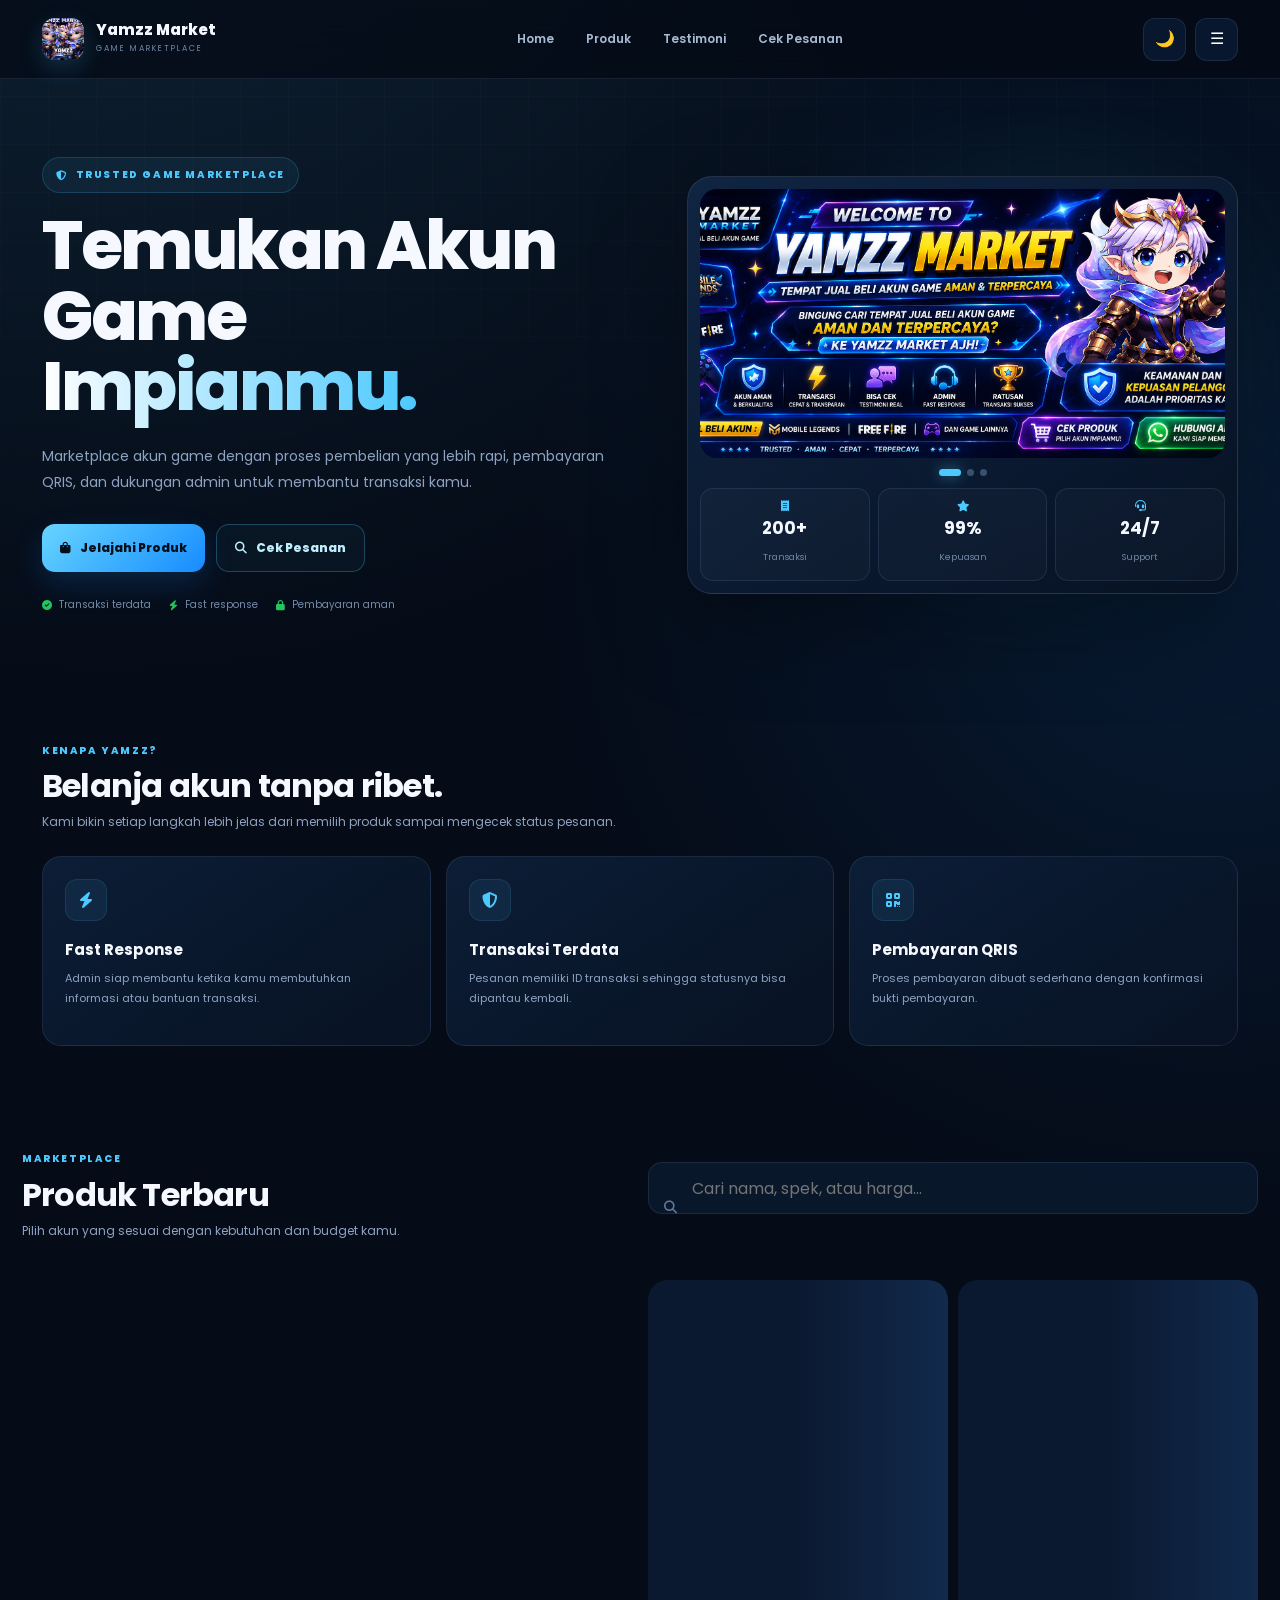
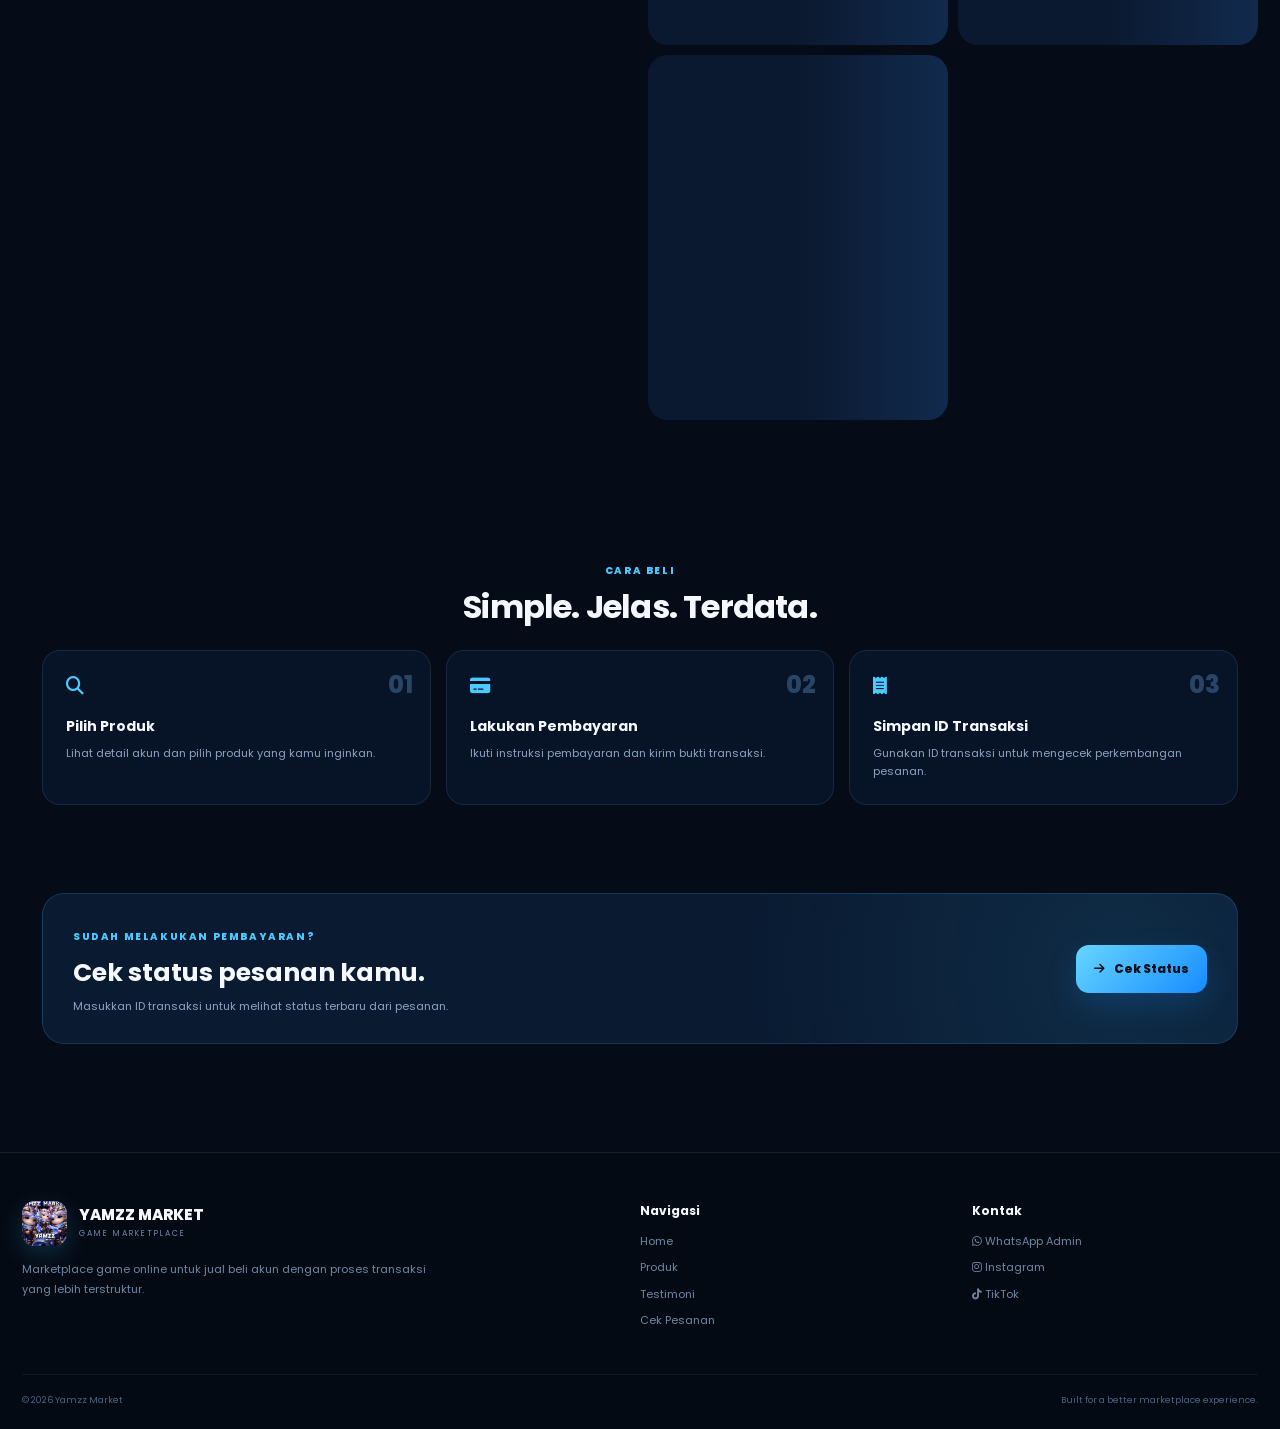
<file: index.html>
<!DOCTYPE html>
<html lang="id">
<head>
<meta charset="UTF-8">
<meta name="viewport" content="width=device-width, initial-scale=1.0">

<title>Yamzz Markets – JB Mobile Legend & Free Fire Terpercaya</title>

<meta name="description" content="Yamzz Markets adalah JB Mobile Legend & Free Fire terpercaya. Jual beli akun, dan layanan rekber aman & cepat.">

<meta name="keywords" content="Yamzz Markets, JB Mobile Legend, JB Free Fire, JB ML terpercaya, JB FF terpercaya, jual akun ML, jual akun FF, rekber game">

<meta name="author" content="Yamzz Markets">

<meta name="robots" content="index, follow">

<link rel="canonical" href="https://yamzzoffc.my.id">
<link rel="icon" type="image/png" sizes="32x32" href="https://yamzzoffc.my.id/assets/hero.png">
<link rel="icon" type="image/png" sizes="192x192" href="https://yamzzoffc.my.id/assets/hero.png">
<link rel="apple-touch-icon" href="/assets/hero.png">
<link rel="manifest" href="/manifest.json">
<!-- Open Graph -->
<!-- Open Graph -->
<meta property="og:title" content="Yamzz Markets – JB ML & FF Terpercaya">
<meta property="og:description" content="JB Mobile Legend & Free Fire terpercaya. Jual beli akun, dan rekber resmi Yamzz Markets.">
<meta property="og:image" content="https://yamzzoffc.my.id/assets/hero.png">
<meta property="og:image:secure_url" content="https://yamzzoffc.my.id/assets/hero.png">
<meta property="og:image:type" content="image/png">
<meta property="og:image:width" content="1200">
<meta property="og:image:height" content="630">
<meta property="og:url" content="https://yamzzoffc.my.id">
<meta property="og:site_name" content="Yamzz Markets">
<meta property="og:type" content="website">

<!-- Twitter -->
<meta name="twitter:card" content="summary_large_image">
<meta name="twitter:title" content="Yamzz Markets – JB ML & FF Terpercaya">
<meta name="twitter:description" content="JB Mobile Legend & Free Fire terpercaya dari Yamzz Markets.">
<meta name="twitter:image" content="https://yamzzoffc.my.id/assets/hero.png">

<!-- Fonts -->
<link rel="stylesheet" href="css/style.css?v=20260829-final2">
<link href="https://fonts.googleapis.com/css2?family=Poppins:wght@300;400;500;600;700;800&display=swap" rel="stylesheet">

<!-- Font Awesome -->
<link rel="stylesheet" href="https://cdnjs.cloudflare.com/ajax/libs/font-awesome/6.5.0/css/all.min.css">

<!-- Schema JSON-LD -->
<script type="application/ld+json">
{
  "@context": "https://schema.org",
  "@type": "Organization",
  "name": "Yamzz Markets",
  "url": "https://yamzzoffc.my.id",
  "description": "JB Mobile Legend dan Free Fire terpercaya, jual beli akun, dan rekber.",
  "sameAs": [
    "https://instagram.com/yamzz.market",
    "https://wa.me/62881024256129"
  ]
}
</script>

</head>
<body>

<nav class="navbar">
  <div class="nav-inner">
    <a class="brand" href="#home">
      <div class="brand-logo"><img src="assets/hero.png" alt="Yamzz Market"></div>
      <div>
        <strong id="site-name">Yamzz Market</strong>
        <span>GAME MARKETPLACE</span>
      </div>
    </a>

    <div class="nav-links">
      <a href="#home">Home</a>
      <a href="#products">Produk</a>
      <a href="testimoni.html">Testimoni</a>
      <a href="status.html">Cek Pesanan</a>
    </div>

    <div class="nav-actions">
      <button class="icon-btn" onclick="toggleTheme()" id="themeBtn" aria-label="Ganti tema">🌙</button>
      <button class="icon-btn menu-btn" onclick="toggleMenu()" aria-label="Menu">☰</button>
    </div>
  </div>
</nav>

<div id="mobileMenu" class="mobile-menu">
  <a href="#home">Home</a>
  <a href="#products">Produk</a>
  <a href="testimoni.html">Testimoni</a>
  <a href="status.html">Cek Pesanan</a>
  <a id="groupLink" href="https://linktr.ee/yamzzmarket">Kontak Admin</a>
</div>

<main id="home">

<section class="hero">
  <div class="hero-content">
    <div class="hero-left">
      <span class="hero-badge"><i class="fa-solid fa-shield-halved"></i> TRUSTED GAME MARKETPLACE</span>
      <h1>Temukan Akun Game <span>Impianmu.</span></h1>
      <p>Marketplace akun game dengan proses pembelian yang lebih rapi, pembayaran QRIS, dan dukungan admin untuk membantu transaksi kamu.</p>

      <div class="hero-buttons">
        <a href="#products" class="btn btn-primary"><i class="fa-solid fa-bag-shopping"></i> Jelajahi Produk</a>
        <a href="status.html" class="btn btn-outline"><i class="fa-solid fa-magnifying-glass"></i> Cek Pesanan</a>
      </div>

      <div class="hero-trust">
        <div><i class="fa-solid fa-circle-check"></i><span>Transaksi terdata</span></div>
        <div><i class="fa-solid fa-bolt"></i><span>Fast response</span></div>
        <div><i class="fa-solid fa-lock"></i><span>Pembayaran aman</span></div>
      </div>
    </div>

    <div class="hero-visual">
      <div class="hero-glow"></div>
      <div class="dashboard-card">
        <div class="banner-slider">
          <img src="assets/banner.png" class="slide active" alt="Yamzz Market">
          <img src="assets/banner3.png" class="slide" alt="Yamzz Market">
          <img src="assets/banner4.png" class="slide" alt="Yamzz Market">
        </div>
        <div class="slider-dots">
          <span class="dot active"></span>
          <span class="dot"></span>
          <span class="dot"></span>
        </div>
        <div class="dashboard-stats">
          <div><i class="fa-solid fa-receipt"></i><strong>200+</strong><span>Transaksi</span></div>
          <div><i class="fa-solid fa-star"></i><strong>99%</strong><span>Kepuasan</span></div>
          <div><i class="fa-solid fa-headset"></i><strong>24/7</strong><span>Support</span></div>
        </div>
      </div>
    </div>
  </div>
</section>

<section class="section intro-section">
  <div class="section-heading">
    <span class="eyebrow">KENAPA YAMZZ?</span>
    <h2>Belanja akun tanpa ribet.</h2>
    <p>Kami bikin setiap langkah lebih jelas dari memilih produk sampai mengecek status pesanan.</p>
  </div>

  <div class="features">
    <div class="feature-card">
      <div class="feature-icon"><i class="fa-solid fa-bolt"></i></div>
      <h3>Fast Response</h3>
      <p>Admin siap membantu ketika kamu membutuhkan informasi atau bantuan transaksi.</p>
    </div>
    <div class="feature-card">
      <div class="feature-icon"><i class="fa-solid fa-shield-halved"></i></div>
      <h3>Transaksi Terdata</h3>
      <p>Pesanan memiliki ID transaksi sehingga statusnya bisa dipantau kembali.</p>
    </div>
    <div class="feature-card">
      <div class="feature-icon"><i class="fa-solid fa-qrcode"></i></div>
      <h3>Pembayaran QRIS</h3>
      <p>Proses pembayaran dibuat sederhana dengan konfirmasi bukti pembayaran.</p>
    </div>
  </div>
</section>

<section class="section product-section" id="products">
  <div class="section-heading product-heading">
    <div>
      <span class="eyebrow">MARKETPLACE</span>
      <h2>Produk Terbaru</h2>
      <p>Pilih akun yang sesuai dengan kebutuhan dan budget kamu.</p>
    </div>
  </div>

  <div class="search-wrap">
    <i class="fa-solid fa-magnifying-glass"></i>
    <input type="text" class="search" placeholder="Cari nama, spek, atau harga..." aria-label="Cari produk">
  </div>

  <div id="categoryFilter" class="category-filter"></div>

  <div id="products" class="products" style="display:grid !important;grid-template-columns:repeat(2,minmax(0,1fr)) !important;gap:10px !important;width:100% !important;">
    <div class="loading-card"></div>
    <div class="loading-card"></div>
    <div class="loading-card"></div>
  </div>
</section>

<section class="section process-section">
  <div class="section-heading center">
    <span class="eyebrow">CARA BELI</span>
    <h2>Simple. Jelas. Terdata.</h2>
  </div>
  <div class="process-grid">
    <div class="process-card"><span>01</span><i class="fa-solid fa-magnifying-glass"></i><h3>Pilih Produk</h3><p>Lihat detail akun dan pilih produk yang kamu inginkan.</p></div>
    <div class="process-card"><span>02</span><i class="fa-solid fa-credit-card"></i><h3>Lakukan Pembayaran</h3><p>Ikuti instruksi pembayaran dan kirim bukti transaksi.</p></div>
    <div class="process-card"><span>03</span><i class="fa-solid fa-receipt"></i><h3>Simpan ID Transaksi</h3><p>Gunakan ID transaksi untuk mengecek perkembangan pesanan.</p></div>
  </div>
</section>

<section class="section cta-section">
  <div class="cta-card">
    <div>
      <span class="eyebrow">SUDAH MELAKUKAN PEMBAYARAN?</span>
      <h2>Cek status pesanan kamu.</h2>
      <p>Masukkan ID transaksi untuk melihat status terbaru dari pesanan.</p>
    </div>
    <a href="status.html" class="btn btn-primary"><i class="fa-solid fa-arrow-right"></i> Cek Status</a>
  </div>
</section>

</main>

<footer>
  <div class="footer-grid">
    <div class="footer-brand">
      <div class="brand footer-brand-logo">
        <div class="brand-logo"><img src="assets/hero.png" alt="Yamzz Market"></div>
        <div><strong>YAMZZ MARKET</strong><span>GAME MARKETPLACE</span></div>
      </div>
      <p>Marketplace game online untuk jual beli akun dengan proses transaksi yang lebih terstruktur.</p>
    </div>

    <div>
      <h3>Navigasi</h3>
      <a href="#home">Home</a>
      <a href="#products">Produk</a>
      <a href="testimoni.html">Testimoni</a>
      <a href="status.html">Cek Pesanan</a>
    </div>

    <div>
      <h3>Kontak</h3>
      <a href="https://wa.me/62881024256129"><i class="fa-brands fa-whatsapp"></i> WhatsApp Admin</a>
      <a href="https://www.instagram.com/yamzz.market"><i class="fa-brands fa-instagram"></i> Instagram</a>
      <a href="https://www.tiktok.com/@yamzz.market"><i class="fa-brands fa-tiktok"></i> TikTok</a>
    </div>
  </div>

  <div class="footer-bottom">
    <span>© 2026 Yamzz Market</span>
    <span>Built for a better marketplace experience.</span>
  </div>
</footer>

<script src="js/jsonbin.js"></script>
<script>
const slides = document.querySelectorAll(".slide");
const dots = document.querySelectorAll(".dot");

let current = 0;

function showSlide(index){

    slides.forEach(slide =>
        slide.classList.remove("active")
    );

    dots.forEach(dot =>
        dot.classList.remove("active")
    );

    slides[index].classList.add("active");
    dots[index].classList.add("active");

    current = index;
}

// Klik dot
dots.forEach((dot,index)=>{

    dot.addEventListener("click",()=>{

        showSlide(index);

    });

});

// Auto slide
setInterval(()=>{

    current++;

    if(current >= slides.length){
        current = 0;
    }

    showSlide(current);

},4000);

showSlide(0);

const slider = document.querySelector(".banner-slider");

let startX = 0;
let endX = 0;

slider.addEventListener("touchstart",(e)=>{
    startX = e.touches[0].clientX;
});

slider.addEventListener("touchend",(e)=>{
    endX = e.changedTouches[0].clientX;

    if(startX - endX > 50){
        // geser kiri
        current++;
        if(current >= slides.length){
            current = 0;
        }
        showSlide(current);
    }

    if(endX - startX > 50){
        // geser kanan
        current--;
        if(current < 0){
            current = slides.length - 1;
        }
        showSlide(current);
    }
});
function toggleMenu(){

document
.getElementById(
"mobileMenu"
)
.classList.toggle(
"show"
);

}
function toggleTheme(){

    const body =
    document.body;

    body.classList.toggle(
    "light-mode"
    );

    const isLight =
    body.classList.contains(
    "light-mode"
    );

    document.getElementById(
    "themeBtn"
    ).innerHTML =
    isLight ? "☀️" : "🌙";

    localStorage.setItem(
    "yamzz_theme",
    isLight ? "light" : "dark"
    );

}

window.addEventListener(
"load",
()=>{

    const saved =
    localStorage.getItem(
    "yamzz_theme"
    );

    if(saved==="light"){

        document.body
        .classList.add(
        "light-mode"
        );

        document.getElementById(
        "themeBtn"
        ).innerHTML =
        "☀️";

    }

});

</script>
</body>
  </html>
</file>
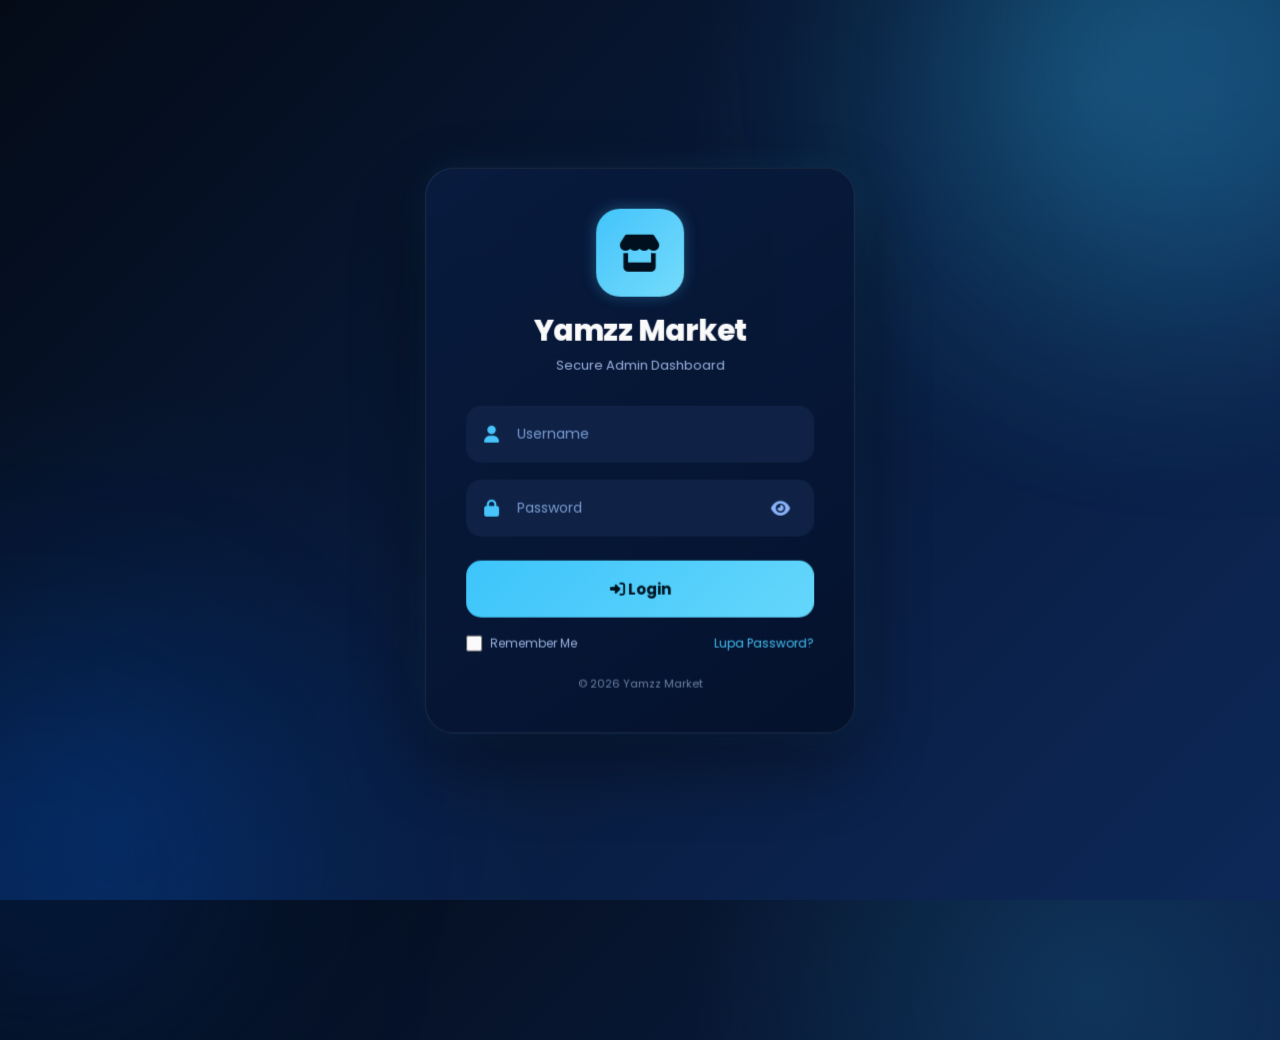
<file: admin.html>
<!DOCTYPE html>
<html lang="id">
<head>
<meta charset="UTF-8">
<meta name="viewport" content="width=device-width, initial-scale=1.0">

<title>Admin Panel - Yamzz Market</title>
<meta name="description" content="Yamzz Markets adalah JB Mobile Legend & Free Fire terpercaya. Jual beli akun, dan layanan rekber aman & cepat.">

<meta name="keywords" content="Yamzz Markets, JB Mobile Legend, JB Free Fire, JB ML terpercaya, JB FF terpercaya, jual akun ML, jual akun FF, rekber game">

<meta name="author" content="Yamzz Markets">

<meta name="robots" content="index, follow">

<link rel="canonical" href="https://yamzzoffc.my.id">
<link rel="icon" type="image/png" sizes="32x32" href="https://yamzzoffc.my.id/assets/hero.png">
<link rel="icon" type="image/png" sizes="192x192" href="https://yamzzoffc.my.id/assets/hero.png">
<link rel="apple-touch-icon" href="/assets/hero.png">
<link rel="manifest" href="/manifest.json">
<!-- Open Graph -->
<!-- Open Graph -->
<meta property="og:title" content="Yamzz Markets – JB ML & FF Terpercaya">
<meta property="og:description" content="JB Mobile Legend & Free Fire terpercaya. Jual beli akun, dan rekber resmi Yamzz Markets.">
<meta property="og:image" content="https://yamzzoffc.my.id/assets/hero.png">
<meta property="og:image:secure_url" content="https://yamzzoffc.my.id/assets/hero.png">
<meta property="og:image:type" content="image/png">
<meta property="og:image:width" content="1200">
<meta property="og:image:height" content="630">
<meta property="og:url" content="https://yamzzoffc.my.id">
<meta property="og:site_name" content="Yamzz Markets">
<meta property="og:type" content="website">

<!-- Twitter -->
<meta name="twitter:card" content="summary_large_image">
<meta name="twitter:title" content="Yamzz Markets – JB ML & FF Terpercaya">
<meta name="twitter:description" content="JB Mobile Legend & Free Fire terpercaya dari Yamzz Markets.">
<meta name="twitter:image" content="https://yamzzoffc.my.id/assets/hero.png">

<!-- Fonts -->
<link rel="stylesheet" href="css/style.css">
<link href="https://fonts.googleapis.com/css2?family=Poppins:wght@300;400;500;600;700;800&display=swap" rel="stylesheet">

<!-- Font Awesome -->
<link rel="stylesheet" href="https://cdnjs.cloudflare.com/ajax/libs/font-awesome/6.5.0/css/all.min.css">

<!-- Schema JSON-LD -->
<script type="application/ld+json">
{
  "@context": "https://schema.org",
  "@type": "Organization",
  "name": "Yamzz Markets",
  "url": "https://yamzzoffc.my.id",
  "description": "JB Mobile Legend dan Free Fire terpercaya, jual beli akun, dan rekber.",
  "sameAs": [
    "https://instagram.com/yamzz.market",
    "https://wa.me/62881024256129"
  ]
}
</script>
    
<style>
html{
    scroll-behavior:smooth;
}

*{
    box-sizing:border-box;
}
body{
    background:#061226;
}

.sidebar{
    position:fixed;
    left:0;
    top:0;
    width:250px;
    height:100vh;
    background:#08173a;
    padding:20px;
    display:flex;
    flex-direction:column;
    gap:12px;
}

.sidebar a{
    display:flex;
    align-items:center;
    gap:12px;
    height:55px;
    padding:0 18px;
    border-radius:16px;
    color:#fff;
    text-decoration:none;
    background:transparent;
    cursor:pointer;
    transition:.3s;
}

.sidebar a:hover,
.sidebar a.active{
    background:#143a80;
}

.admin-container{
    margin-left:270px;
    padding:25px;
    width:calc(100% - 270px);
}
.top-nav{
    display:flex;
    gap:12px;
    overflow-x:auto;
    padding:15px;
    margin-bottom:25px;

    background:#08173a;
    border-radius:20px;

    scrollbar-width:none;
}

.top-nav::-webkit-scrollbar{
    display:none;
}

.top-nav a{
    min-width:120px;
    height:55px;

    display:flex;
    align-items:center;
    justify-content:center;
    gap:8px;

    color:#9db6ff;
    background:#102347;

    border-radius:18px;

    text-decoration:none;
    font-weight:700;

    transition:.25s;
}

.top-nav a:hover,
.top-nav a.active{
    background:#4cc9ff;
    color:#08173a;
}

.admin-header{

    display:flex;
    justify-content:space-between;
    align-items:center;

    margin-bottom:25px;

}

.admin-title{

    font-size:35px;
    font-weight:800;

}

.admin-card{
    
    transition:.3s;
    background:
    linear-gradient(
    180deg,
    #08173a,
    #06102a
    );

    border-radius:25px;

    padding:25px;

    margin-bottom:25px;

    border:1px solid
    rgba(255,255,255,.08);

}

.admin-card:hover{
    transform:translateY(-3px);
}
.input{

    width:100%;

    padding:15px;

    border:none;

    border-radius:15px;

    background:#102347;

    color:white;

    outline:none;

}

.label{

    display:block;

    margin-bottom:10px;

    font-weight:600;

}

.save-btn{

    width:100%;

    border:none;

    padding:15px;

    border-radius:15px;

    background:#4cc9ff;

    color:#001321;

    font-weight:700;

    cursor:pointer;

}

.product-list{

    margin-top:20px;

}

.product-item{

    display:flex;

    gap:20px;

    align-items:center;

    background:#102347;

    padding:15px;

    border-radius:20px;

    margin-bottom:15px;

}

.product-thumb{

    width:90px;
    height:90px;

    border-radius:15px;

    overflow:hidden;

    flex-shrink:0;

}

.product-thumb img{

    width:100%;
    height:100%;

    object-fit:cover;

}

.product-info{

    flex:1;

}

.product-info h3{

    margin-bottom:5px;

}

.product-price{

    color:#ff5ab3;

    font-size:20px;

    font-weight:700;

}

.actions{

    display:flex;
    gap:10px;

}

.edit-btn{

    border:none;

    padding:12px 15px;

    border-radius:12px;

    background:#4cc9ff;

    font-weight:700;

    cursor:pointer;

}

.delete-btn{

    border:none;

    padding:12px 15px;

    border-radius:12px;

    background:#ff5a5a;

    color:white;

    font-weight:700;

    cursor:pointer;

}

.logout-btn{
    width:100%;
    margin-top:20px;
    border:none;
    padding:14px;
    border-radius:15px;
    background:#ff5ab3;
    color:#fff;
    font-weight:700;
    cursor:pointer;
}

.loading-card{

    height:100px;

    border-radius:20px;

    margin-bottom:15px;

    background:
    linear-gradient(
    90deg,
    #102347 25%,
    #18356f 50%,
    #102347 75%
    );

    background-size:200% 100%;

    animation:skeleton 1.2s infinite;

}

    #loadingOverlay{
    position:fixed;
    inset:0;
    background:rgba(0,0,0,.7);
    display:none;
    justify-content:center;
    align-items:center;
    z-index:99999;
}

#loadingOverlay.show{
    display:flex;
}

.loading-box{
    background:#08173a;
    padding:25px 35px;
    border-radius:20px;
    text-align:center;
}

.spinner{
    width:50px;
    height:50px;
    border:5px solid rgba(255,255,255,.2);
    border-top:5px solid #4cc9ff;
    border-radius:50%;
    animation:spin 1s linear infinite;
    margin:auto auto 15px;
}

@keyframes spin{
    to{
        transform:rotate(360deg);
    }
}
@keyframes skeleton{

0%{
background-position:200% 0;
}

100%{
background-position:-200% 0;
}

}

.products{
    display:grid;
    grid-template-columns:repeat(auto-fill,minmax(300px,1fr));
    gap:18px;
}

@media(max-width:768px){
    .products{
        grid-template-columns:repeat(2,1fr);
    }
}

.product{
    background:#182d63;
    border:1px solid rgba(79,161,255,.25);
    border-radius:28px;
    padding:16px;
    overflow:hidden;
}

.product-image{
    width:100%;
    aspect-ratio:1/1;
    border-radius:22px;
    overflow:hidden;
}

.product-image img{
    width:100%;
    height:100%;
    object-fit:cover;
}

.product-top{
    display:flex;
    justify-content:space-between;
    margin:14px 0;
}

.badge-game,
.badge-ready{
    padding:10px 18px;
    border-radius:999px;
    font-size:14px;
}

.badge-game{
    background:#563d86;
    color:#49b9ff;
}

.badge-ready{
    background:#563d86;
    color:#49b9ff;
}

.badge-ready.sold{
    background:#d73333;
    color:#fff;
}

.product-title{
    font-size:16px;
    font-weight:700;
    color:#fff;
    margin-bottom:18px;
}

.price-label{
    color:#9da8c9;
    letter-spacing:4px;
    margin-bottom:6px;
}

.price{
    color:#47b8ff;
    font-size:18px;
    font-weight:700;
}

.product-buttons{
    display:flex;
    gap:12px;
    margin-top:20px;
}

.buy-btn,
.detail-btn{
    flex:1;
    height:50px;
    border-radius:18px;
    font-weight:700;
}

.buy-btn{
    background:#54c8ff;
    color:#fff;
    border:none;
}

.detail-btn{
    background:transparent;
    border:2px solid #54c8ff;
    color:#fff;
}

.buy-btn:hover{
    transform:translateY(-2px);
}

.detail-btn:hover{
    background:#4cc9ff;
    color:#08173a;
}

#editTestiModal{
    display:none;
    position:fixed;
    inset:0;
    background:rgba(0,0,0,.8);
    justify-content:center;
    align-items:center;
    z-index:9999;
    opacity:0;
    transition:.25s;
}

#editTestiModal.show{
    opacity:1;
}

#editTestiModal .modal-box{
    width:95%;
    max-width:450px;
    background:#08173a;
    padding:20px;
    border-radius:20px;
    transform:scale(.9);
    transition:.25s;
}

#editTestiModal.show .modal-box{
    transform:scale(1);
}

@media(max-width:768px){
    .dashboard-stats{
        grid-template-columns:1fr;
    }
}

.dashboard-stats{
    display:grid;
    grid-template-columns:repeat(auto-fit,minmax(230px,1fr));
    gap:20px;
    margin-bottom:30px;
}

.stat-card{
    background:linear-gradient(180deg,#0d1e45,#091733);
    border:1px solid rgba(255,255,255,.08);
    border-radius:22px;
    padding:22px;
    display:flex;
    align-items:center;
    justify-content:space-between;
    transition:.3s;
}

.stat-card:hover{
    transform:translateY(-5px);
    border-color:#4cc9ff;
    box-shadow:0 0 25px rgba(76,201,255,.18);
}

.stat-left{
    display:flex;
    flex-direction:column;
}

.stat-label{
    color:#9db6ff;
    font-size:15px;
    margin-bottom:8px;
}

.stat-number{
    font-size:34px;
    font-weight:800;
    color:#4cc9ff;
}

.stat-icon{
    width:65px;
    height:65px;
    border-radius:18px;
    background:#102347;
    display:flex;
    justify-content:center;
    align-items:center;
    font-size:26px;
    color:#4cc9ff;
}

#editModal,
#editTestiModal{
    display:none;
    position:fixed;
    visibility:hidden;
    inset:0;
    background:rgba(0,0,0,.8);
    justify-content:center;
    align-items:center;
    z-index:9999;
    opacity:0;
    transition:.25s;
}

#editModal.show,
#editTestiModal.show{
    display:flex;
    visibility:visible;
    opacity:1;
}

#editModal .modal-box,
#editTestiModal .modal-box{
    width:95%;
    max-width:500px;
    background:#08173a;
    padding:20px;
    border-radius:20px;
    transform:scale(.9);
    transition:.25s;
}

#editModal.show .modal-box,
#editTestiModal.show .modal-box{
    transform:scale(1);
}

@media (max-width:768px){

.sidebar{
    width:90px;
    padding:15px 10px;
}

.sidebar a{
    width:70px;
    height:72px;
    margin:auto;
    padding:8px 5px;

    display:flex;
    flex-direction:column;
    justify-content:center;
    align-items:center;
    gap:6px;

    border-radius:18px;
}

.sidebar a i{
    font-size:24px;
}

.sidebar a span{
    display:block;
    font-size:11px;
    line-height:1;
    text-align:center;
}

.admin-container{
    margin-left:100px;
    width:calc(100% - 100px);
    padding:15px;
}

}
    

.transaction-card{background:#102347;border:1px solid rgba(255,255,255,.08);border-radius:20px;padding:16px;margin-bottom:14px}.transaction-top{display:flex;justify-content:space-between;gap:10px;align-items:center;margin-bottom:12px}.transaction-id{font-family:monospace;color:#4cc9ff;font-size:12px}.trx-status{padding:7px 10px;border-radius:99px;font-size:11px;font-weight:800}.trx-pending{background:#f59e0b22;color:#fbbf24}.trx-success{background:#22c55e22;color:#4ade80}.trx-rejected{background:#ef444422;color:#f87171}.transaction-grid{display:grid;grid-template-columns:1fr 230px;gap:16px}.transaction-row{padding:8px 0;border-bottom:1px solid rgba(255,255,255,.05);font-size:13px}.transaction-row b{float:right;text-align:right;max-width:65%}.transaction-proof{background:#061226;border-radius:14px;overflow:hidden}.transaction-proof img{width:100%;max-height:300px;object-fit:contain;display:block}.transaction-actions{display:flex;gap:8px;margin-top:12px;flex-wrap:wrap}.transaction-note{flex:1;min-width:180px;background:#061226;border:1px solid rgba(255,255,255,.08);color:#fff;border-radius:10px;padding:10px;outline:none}.empty-trx{padding:30px;text-align:center;color:#9db6ff;background:#102347;border-radius:16px}@media(max-width:800px){.transaction-grid{grid-template-columns:1fr}.transaction-row b{float:none;display:block;text-align:left;max-width:100%;margin-top:3px}}

.page{
    display:none;
}

.page.active{
    display:block;
}
</style>

</head>
<body>

<div class="sidebar">

<a onclick="showPage('dashboard', this)">
    <i class="fa-solid fa-house"></i>
    <span>Dashboard</span>
</a>

<a onclick="showPage('transaksi', this)">
    <i class="fa-solid fa-money-check-dollar"></i>
    <span>Transaksi</span>
</a>

<a onclick="showPage('produk', this)">
    <i class="fa-solid fa-box"></i>
    <span>Produk</span>
</a>

<a onclick="showPage('kategori', this)">
    <i class="fa-solid fa-layer-group"></i>
    <span>Kategori</span>
</a>

<a onclick="showPage('testimoni', this)">
    <i class="fa-solid fa-star"></i>
    <span>Testimoni</span>
</a>

<a onclick="showPage('setting', this)">
    <i class="fa-solid fa-gear"></i>
    <span>Setting</span>
</a>

    <div style="margin-top:auto;">
    <a href="#" onclick="logout()">
    <i class="fa-solid fa-right-from-bracket"></i>
    <span>Logout</span>
</a>
    </div>
</div>

    <div class="admin-container">
<div id="dashboard" class="page active">

<div class="dashboard-stats">

    <div class="stat-card">
        <div class="stat-left">
            <div class="stat-label">Produk</div>
            <div class="stat-number" id="totalProducts">3</div>
        </div>

        <div class="stat-icon">
            <i class="fa-solid fa-box"></i>
        </div>
    </div>

    <div class="stat-card">
        <div class="stat-left">
            <div class="stat-label">Testimoni</div>
            <div class="stat-number" id="totalTestimonials">22</div>
        </div>

        <div class="stat-icon">
            <i class="fa-solid fa-star"></i>
        </div>
    </div>

    <div class="stat-card">
        <div class="stat-left">
            <div class="stat-label">Status</div>
            <div class="stat-number">Online</div>
        </div>

        <div class="stat-icon">
            <i class="fa-solid fa-circle-check"></i>
        </div>
    </div>

</div>

</div>
<div id="transaksi" class="page">
<div class="admin-card">
<div style="display:flex;justify-content:space-between;align-items:center;gap:10px;flex-wrap:wrap">
<h2>Transaksi Pembayaran</h2>
<button class="edit-btn" onclick="loadTransactions()"><i class="fa-solid fa-rotate"></i> Refresh</button>
</div>
<div class="dashboard-stats" style="margin-top:20px">
<div class="stat-card"><div class="stat-left"><div class="stat-label">Semua</div><div class="stat-number" id="trxTotal">0</div></div><div class="stat-icon"><i class="fa-solid fa-receipt"></i></div></div>
<div class="stat-card"><div class="stat-left"><div class="stat-label">Pending</div><div class="stat-number" id="trxPending">0</div></div><div class="stat-icon"><i class="fa-solid fa-clock"></i></div></div>
<div class="stat-card"><div class="stat-left"><div class="stat-label">Dana Masuk</div><div class="stat-number" id="trxSuccess">0</div></div><div class="stat-icon"><i class="fa-solid fa-circle-check"></i></div></div>
<div class="stat-card"><div class="stat-left"><div class="stat-label">Ditolak</div><div class="stat-number" id="trxRejected">0</div></div><div class="stat-icon"><i class="fa-solid fa-circle-xmark"></i></div></div>
</div>
<div style="display:flex;gap:8px;overflow:auto;margin-bottom:18px">
<button class="edit-btn" onclick="setTransactionFilter('all')">Semua</button><button class="edit-btn" onclick="setTransactionFilter('pending')">Pending</button><button class="edit-btn" onclick="setTransactionFilter('success')">Berhasil</button><button class="delete-btn" onclick="setTransactionFilter('rejected')">Ditolak</button>
</div>
<div id="transactionList"></div>
</div>
</div>

<!-- Pengaturan Website -->
<div id="setting" class="page">
<div class="admin-card">

<h2>Pengaturan Website</h2>

<br>

<label class="label">
Nama Website
</label>

<input
type="text"
id="siteName"
class="input">

<br><br>

<label class="label">
WhatsApp Admin
</label>

<input
type="text"
id="siteWa"
class="input">

<br><br>

<label class="label">
Link Grup
</label>

<input
type="text"
id="groupLink"
class="input">

<br><br>

<button
class="save-btn"
onclick="saveSettings()">

Simpan Pengaturan

</button>

</div>
</div>
<!-- Tambah kategory -->
<div id="kategori" class="page">
<div class="admin-card">

<h2>Kelola Kategori</h2>

<br>

<div style="display:flex;gap:10px;">

<input
type="text"
id="newCategory"
class="input"
placeholder="Nama kategori">

<button
class="save-btn"
style="width:auto;padding:0 20px;"
onclick="addCategory()">

Tambah

</button>

</div>
</div>
<section class="section"><h2 class="section-title">
    List kategori
</h2>

<div id="categoryList">

</div>

</section>
</div>
<br>
<!-- Tambah Produk -->

<div id="produk" class="page">
<div class="admin-card">
<h2>Tambah Produk</h2>

<br>

<input
type="text"
id="title"
class="input"
placeholder="Nama Produk">

<br><br>

<textarea
id="description"
class="input"
rows="4"
placeholder="Deskripsi Produk"></textarea>

<br><br>

<input
type="number"
id="price"
class="input"
placeholder="Harga">

<br><br>

<select
id="category"
class="input">
<option value="">
Pilih Kategori
</option>
</select>

<br><br>

<input
type="file"
id="imageFile"
class="input"
accept="image/*">

<br><br>

<input
type="number"
id="whatsapp"
class="input"
placeholder="Nomor WhatsApp">

<br><br>

<button
class="save-btn"
onclick="addProduct()">

Tambah Produk

</button>

</div>

<section class="section"><h2 class="section-title">
    Produk Terbaru
</h2>


<input
type="text"
id="searchInput"
class="search"
placeholder="Masukkan Spek...">

<div id="productList" class="products">

    <div class="loading-card"></div>
    <div class="loading-card"></div>
    <div class="loading-card"></div>

</div>

</section>
</div>
<!-- Tambah Testimoni -->
<!-- Kelola Testimoni -->
<div id="testimoni" class="page">
<div class="admin-card">
<h2>Kelola Testimoni</h2>

    <br>

    <input
    type="text"
    id="testiTitle"
    class="input"
    placeholder="Judul Testimoni">

    <br><br>

    <input
    type="text"
    id="testiDesc"
    class="input"
    placeholder="Deskripsi">

    <br><br>

<input
type="file"
id="testiImageFile"
class="input"
accept="image/*">

    <br><br>

    <button
    class="save-btn"
    onclick="addTestimonial()">

        Tambah Testimoni

    </button>

    <br><br>

</div>
  <section class="section"><h2 class="section-title">
    Testimoni Terbaru
  </h2>
      <div id="testimoniList">
    <div class="loading-card"></div>
    <div class="loading-card"></div>
    <div class="loading-card"></div>        
      </div>
  </section>
</div>
<!-- Daftar Produk -->


</div>
<div id="editModal">

  <div class="modal-box">

    <h3 style="margin:0 0 15px 0; display:flex; align-items:center; gap:8px;">
  <i class="fa-solid fa-pen-to-square" style="color:#00e5ff;"></i>
  Edit Produk
</h3>
<input id="editTitle" placeholder="Nama Produk"
style="width:100%; margin-bottom:10px; padding:10px;
border:none; border-radius:8px;
background:#111; color:#fff; outline:none;">

<input id="editDesc" placeholder="Deskripsi"
style="width:100%; margin-bottom:10px; padding:10px;
border:none; border-radius:8px;
background:#111; color:#fff; outline:none;">

<input type="number" id="editPrice" placeholder="Harga"
style="width:100%; margin-bottom:10px; padding:10px;
border:none; border-radius:8px;
background:#111; color:#fff; outline:none;">

<input
type="file"
id="editImageFile"
class="input"
accept="image/*">

<select
id="editCategory"
style="width:100%; margin-bottom:12px; padding:10px;
border:none; border-radius:8px;
background:#111; color:#fff; outline:none;">
</select>

<select id="editStatus"
style="width:100%; margin-bottom:12px; padding:10px;
border:none; border-radius:8px;
background:#111; color:#fff; outline:none;">
    <option value="ready">READY</option>
    <option value="sold">SOLD</option>
</select>

<button onclick="saveEdit()"
style="
width:100%;
padding:10px;
border:none;
border-radius:8px;
background:linear-gradient(90deg,#00ff99,#00e5ff);
color:#000;
font-weight:bold;
cursor:pointer;
margin-bottom:8px;
box-shadow:0 0 10px rgba(0,255,200,0.3);
">
Simpan Perubahan
</button>

<button onclick="closeModal()"
style="
width:100%;
padding:10px;
border:none;
border-radius:8px;
background:#ff3b3b;
color:#fff;
font-weight:bold;
cursor:pointer;
">
Batal
</button>

  </div>

</div>
<div id="editTestiModal">

  <div class="modal-box">

    <h3>Edit Testimoni</h3>

    <input
    id="editTestiTitle"
    class="input"
    placeholder="Judul">

    <br><br>

    <input
    id="editTestiDesc"
    class="input"
    placeholder="Deskripsi">

    <br><br>

    <input
type="file"
id="editTestiImageFile"
class="input"
accept="image/*">

    <br><br>

    <button
    class="save-btn"
    onclick="saveTestimonialEdit()">

      Simpan Perubahan

    </button>

    <br><br>

    <button
    class="delete-btn"
    style="width:100%;"
    onclick="closeTestimonialModal()">

      Batal

    </button>

  </div>

</div>
<script src="js/jsonbin.js"></script>
<script src="js/admin.js"></script>
<script>
    function logout(){

    localStorage.removeItem("yamzz_admin");

    window.location.href = "login.html";

    }
    
    function showLoading(text = "Sedang memproses..."){
    document.getElementById("loadingText").innerText = text;
    document.getElementById("loadingOverlay").classList.add("show");
}

function hideLoading(){
    document.getElementById("loadingOverlay").classList.remove("show");
    }
  function showPage(pageId, el){

    document.querySelectorAll(".page").forEach(page=>{
        page.classList.remove("active");
    });

    document.getElementById(pageId).classList.add("active");

    document.querySelectorAll(".sidebar a").forEach(btn=>{
        btn.classList.remove("active");
    });

    window.onload = () => {
    showPage("dashboard", document.querySelector(".sidebar a"));
};
}

// halaman pertama
showPage("dashboard");
</script>

    <div id="loadingOverlay">
    <div class="loading-box">
        <div class="spinner"></div>
        <p id="loadingText">Sedang menambahkan produk...</p>
    </div>
    </div>
</body>
    </html>
</file>
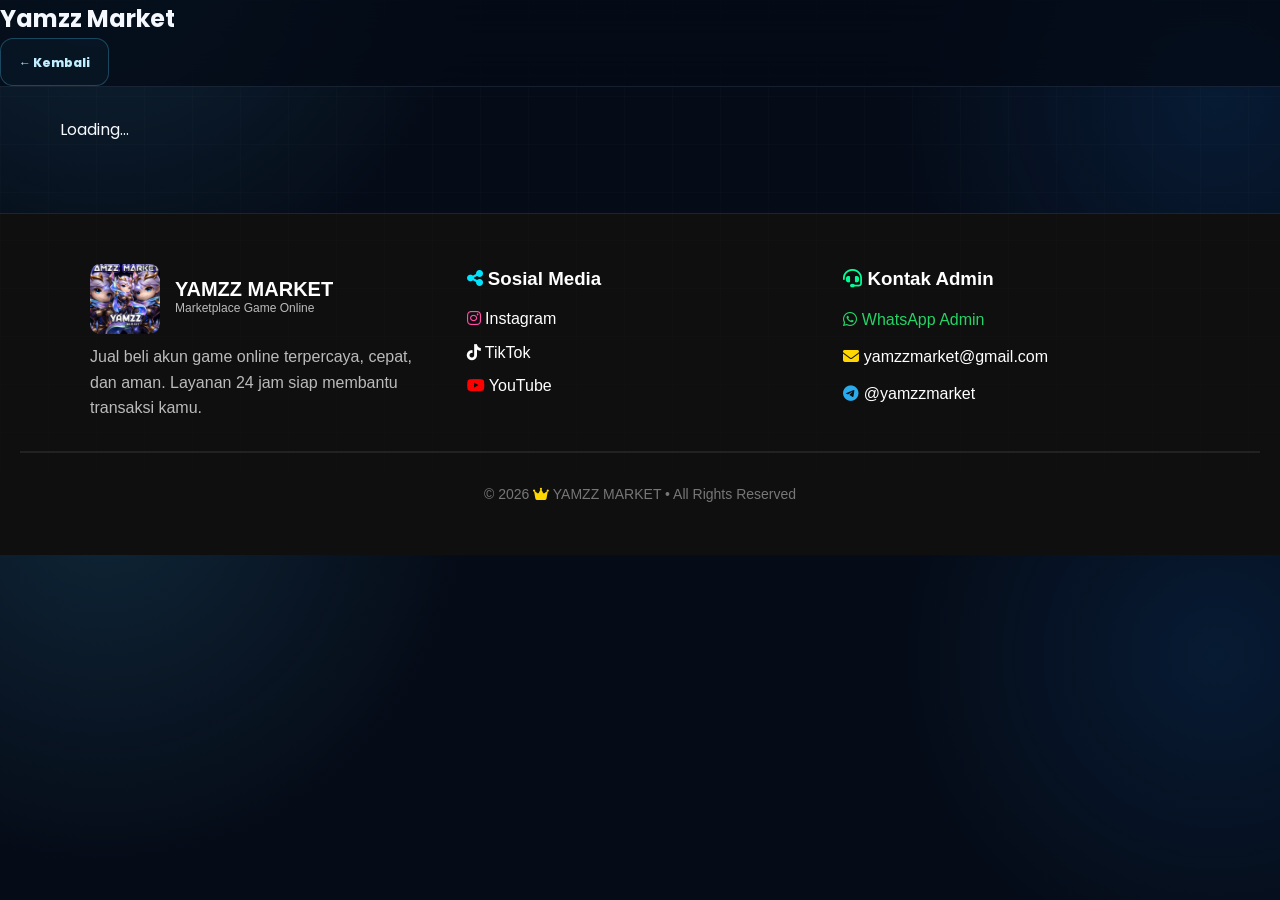
<file: detail.html>
<!DOCTYPE html>
<html lang="id">
<head>

<meta charset="UTF-8">
<meta name="viewport"
content="width=device-width, initial-scale=1.0">

<title>Detail Produk</title>

<meta name="description" content="Yamzz Markets adalah JB Mobile Legend & Free Fire terpercaya. Jual beli akun, dan layanan rekber aman & cepat.">

<meta name="keywords" content="Yamzz Markets, JB Mobile Legend, JB Free Fire, JB ML terpercaya, JB FF terpercaya, jual akun ML, jual akun FF, rekber game">

<meta name="author" content="Yamzz Markets">

<meta name="robots" content="index, follow">

<link rel="canonical" href="https://yamzzoffc.my.id">
<link rel="icon" type="image/png" sizes="32x32" href="https://yamzzoffc.my.id/assets/hero.png">
<link rel="icon" type="image/png" sizes="192x192" href="https://yamzzoffc.my.id/assets/hero.png">
<link rel="apple-touch-icon" href="/assets/hero.png">
<link rel="manifest" href="/manifest.json">
<!-- Open Graph -->
<!-- Open Graph -->
<meta property="og:title" content="Yamzz Markets – JB ML & FF Terpercaya">
<meta property="og:description" content="JB Mobile Legend & Free Fire terpercaya. Jual beli akun, dan rekber resmi Yamzz Markets.">
<meta property="og:image" content="https://yamzzoffc.my.id/assets/hero.png">
<meta property="og:image:secure_url" content="https://yamzzoffc.my.id/assets/hero.png">
<meta property="og:image:type" content="image/png">
<meta property="og:image:width" content="1200">
<meta property="og:image:height" content="630">
<meta property="og:url" content="https://yamzzoffc.my.id">
<meta property="og:site_name" content="Yamzz Markets">
<meta property="og:type" content="website">

<!-- Twitter -->
<meta name="twitter:card" content="summary_large_image">
<meta name="twitter:title" content="Yamzz Markets – JB ML & FF Terpercaya">
<meta name="twitter:description" content="JB Mobile Legend & Free Fire terpercaya dari Yamzz Markets.">
<meta name="twitter:image" content="https://yamzzoffc.my.id/assets/hero.png">

<!-- Fonts -->
<link rel="stylesheet" href="css/style.css?v=20260829-final2">
<link href="https://fonts.googleapis.com/css2?family=Poppins:wght@300;400;500;600;700;800&display=swap" rel="stylesheet">

<!-- Font Awesome -->
<link rel="stylesheet" href="https://cdnjs.cloudflare.com/ajax/libs/font-awesome/6.5.0/css/all.min.css">

<!-- Schema JSON-LD -->
<script type="application/ld+json">
{
  "@context": "https://schema.org",
  "@type": "Organization",
  "name": "Yamzz Markets",
  "url": "https://yamzzoffc.my.id",
  "description": "JB Mobile Legend dan Free Fire terpercaya, jual beli akun, dan rekber.",
  "sameAs": [
    "https://instagram.com/yamzz.market",
    "https://wa.me/62881024256129"
  ]
}
</script>

<style>

.detail-container{

    max-width:1200px;

    margin:auto;

    padding:30px 20px;

}

.detail-grid{

    display:grid;

    grid-template-columns:
    500px 1fr;

    gap:30px;

}

.detail-image{

    width:100%;

    border-radius:30px;

    overflow:hidden;

}

.detail-image img{

    width:100%;

    display:block;

}

.detail-info{

    background:var(--card);

    padding:25px;

    border-radius:25px;

}

.detail-title{

    font-size:40px;

    font-weight:800;

}

.detail-price{

    font-size:35px;

    color:#ff5ab3;

    margin:15px 0;

}

.detail-desc{

    color:var(--muted);

    line-height:1.8;

}

/* ================================
   BUY BUTTON — DETAIL PRODUK
   Sama seperti tombol Beli di Index
================================ */

.buy-btn{
  width:100%;
  min-height:42px;
  padding:0 18px;
  border:0;
  border-radius:11px;
  
  display:inline-flex;
  align-items:center;
  justify-content:center;
  
  font-family:'Poppins',sans-serif;
  font-size:11px;
  font-weight:800;
  
  color:#03101c;
  background:linear-gradient(135deg,#64d4ff,#168cff);
  
  cursor:pointer;
  transition:.2s;
  
  /* jangan pakai margin-top 25px */
  margin-top:13px;
  
  box-shadow:0 8px 22px rgba(22,140,255,.15);
}

.buy-btn:hover{
  transform:translateY(-1px);
  box-shadow:0 10px 28px rgba(22,140,255,.22);
}

.buy-btn:active{
  transform:translateY(0);
}

/* Mobile */
@media(max-width:600px){
  .buy-btn{
    width:100%;
    min-height:37px;
    padding:0 12px;
    border-radius:9px;
    font-size:9px;
    margin-top:13px;
  }
}

.detail-grid{

    grid-template-columns:1fr;

}

.detail-title{

    font-size:28px;

}

}

</style>

</head>
<body>

<nav class="navbar">

<div class="logo">

<div class="logo-icon"></div>

<h2>Yamzz Market</h2>

</div>
<a
href="index.html"
class="btn btn-outline">

← Kembali

</a>
</nav>

<div class="detail-container">

<div
class="detail-grid"
id="detailContainer">

Loading...

</div>

</div>

<footer style="background:#0f0f0f; color:#fff; padding:50px 20px; font-family:Arial, sans-serif;">

  <div style="max-width:1100px; margin:auto; display:flex; flex-wrap:wrap; gap:30px; justify-content:space-between;">

    <!-- BRAND -->
<div style="flex:1; min-width:220px;">

  <div style="display:flex; align-items:center; gap:15px; margin-bottom:10px;">

    <img src="assets/hero.png" alt="Logo"
      style="width:70px; height:70px; object-fit:contain; border-radius:10px;">

    <div style="display:flex; flex-direction:column; justify-content:center;">
      <div style="font-size:20px; font-weight:bold; line-height:1;">
        YAMZZ MARKET
      </div>
      <div style="font-size:12px; color:#bbb;">
        Marketplace Game Online
      </div>
    </div>

  </div>

  <p style="color:#bbb; line-height:1.6; margin:0;">
    Jual beli akun game online terpercaya, cepat, dan aman. Layanan 24 jam siap membantu transaksi kamu.
  </p>

</div>

    <!-- SOSMED -->
    <div style="flex:1; min-width:220px; text-align:left;">
      <h3 style="margin-bottom:12px;">
        <i class="fa-solid fa-share-nodes" style="color:#00e5ff;"></i>
        Sosial Media
      </h3>

      <div>
        <a href="https://www.instagram.com/yamzz.market?igsh=MXFtM2Ezcm1jc3E2NA==" style="display:block; color:#fff; text-decoration:none; margin-bottom:8px;">
          <i class="fa-brands fa-instagram" style="color:#ff4da6;"></i> Instagram
        </a>

        <a href="https://www.tiktok.com/@user13102010575859?_r=1&_t=ZS-97JKa38skad" style="display:block; color:#fff; text-decoration:none; margin-bottom:8px;">
          <i class="fa-brands fa-tiktok" style="color:#fff;"></i> TikTok
        </a>

        <a href="https://youtube.com/@yamzzstore?si=oAqmzsO0jcOMi3Q4" style="display:block; color:#fff; text-decoration:none; margin-bottom:8px;">
          <i class="fa-brands fa-youtube" style="color:#ff0000;"></i> YouTube
        </a>
      </div>
    </div>

    <!-- KONTAK -->
   <div style="flex:1; min-width:220px; text-align:left;">
      <h3 style="margin-bottom:12px;">
        <i class="fa-solid fa-headset" style="color:#00ff99;"></i>
        Kontak Admin
      </h3>

      <div style="line-height:1.8;">
        <a href="https://wa.me/62881024256129" style="color:#25D366; text-decoration:none; display:block; margin-bottom:8px;">
          <i class="fa-brands fa-whatsapp"></i> WhatsApp Admin
        </a>

        <div style="margin-bottom:8px;">
          <i class="fa-solid fa-envelope" style="color:#ffd700;"></i> yamzzmarket@gmail.com
        </div>

        <div>
          <i class="fa-brands fa-telegram" style="color:#2AABEE;"></i> @yamzzmarket
        </div>
      </div>
    </div>

  </div>

  <hr style="margin:30px 0; border:1px solid #222;">

  <p style="text-align:center; font-size:14px; color:#777;">
    © 2026 <i class="fa-solid fa-crown" style="color:#ffd700;"></i> YAMZZ MARKET • All Rights Reserved
  </p>

</footer>

<!-- Font Awesome CDN -->
<link rel="stylesheet" href="https://cdnjs.cloudflare.com/ajax/libs/font-awesome/6.5.0/css/all.min.css">
<script src="js/jsonbin.js"></script>

<script>

function goToPayment(){

    const params = new URLSearchParams(window.location.search);
    const id = params.get("id");

    if(!id) return;

    window.location.href = `payment.html?id=${encodeURIComponent(id)}`;
}

async function loadDetail(){

const params =
new URLSearchParams(
window.location.search
);

const id =
params.get("id");

const data =
await getData();

if(!data) return;

const product =
data.products.find(
p => String(p.id) === id
);

if(!product){

document
.getElementById(
"detailContainer"
)
.innerHTML =
"<h2>Produk tidak ditemukan</h2>";

return;

}

document
.getElementById(
"detailContainer"
)
.innerHTML = `

<div class="detail-image">

<img
src="${product.image}">

</div>

<div class="detail-info">

<h1 class="detail-title">

${product.title}

</h1>

<div class="detail-price">

Rp ${Number(
product.price
).toLocaleString("id-ID")}

</div>

<div class="detail-desc">

${product.description}

</div>

<button
class="buy-btn"
onclick="goToPayment()">

Beli Sekarang

</button>

</div>

`;

}

loadDetail();

</script>

</body>
</html>
</file>
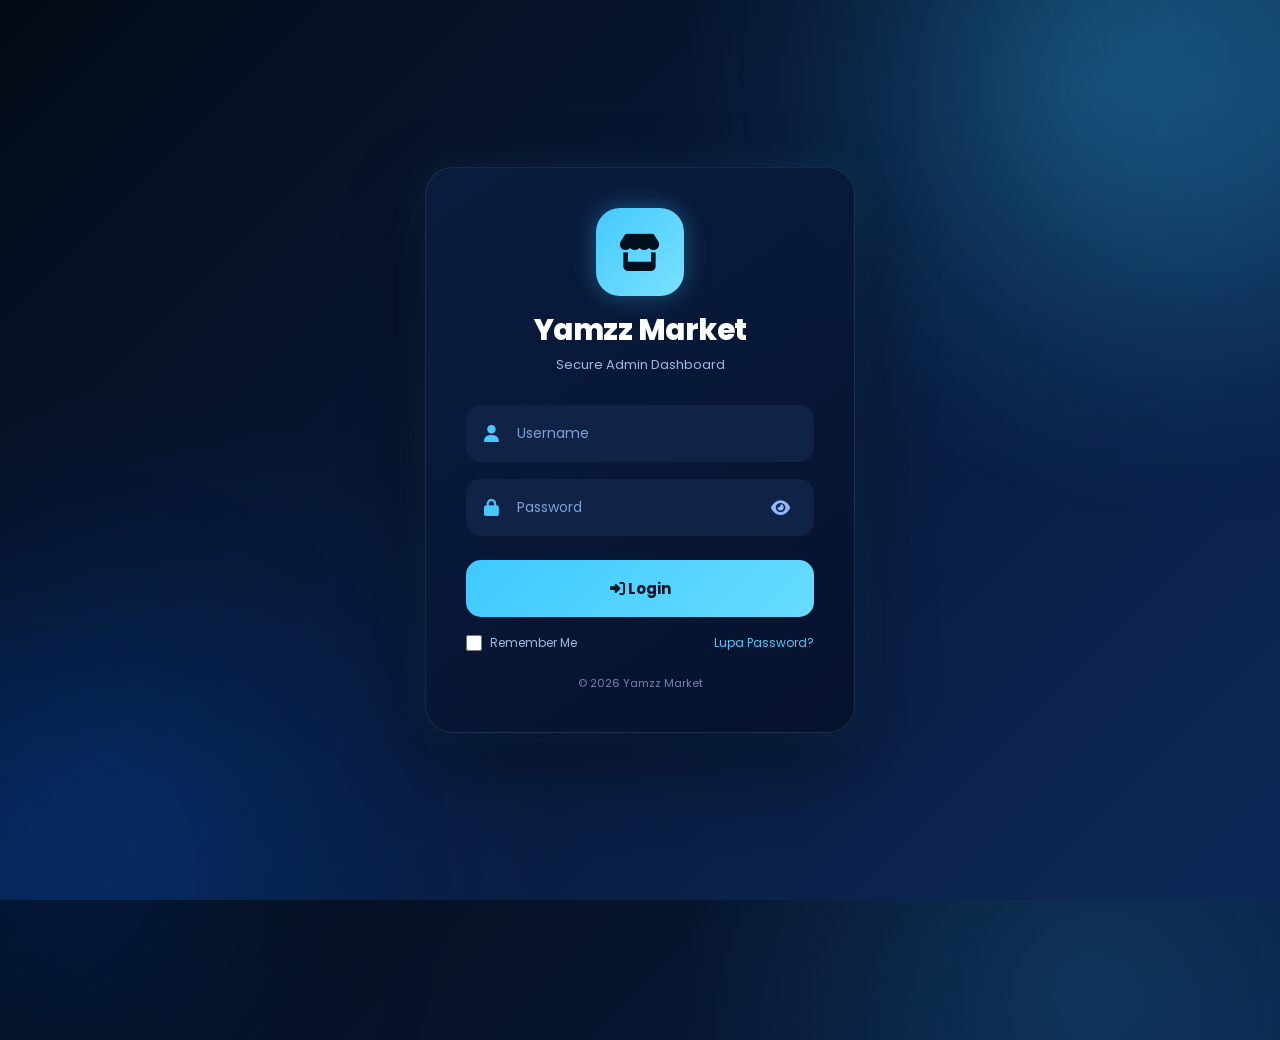
<file: login.html>
<!DOCTYPE html>
<html lang="id">
<head>

<meta charset="UTF-8">
<meta name="viewport" content="width=device-width, initial-scale=1.0">

<title>Yamzz Market • Admin Login</title>

<link rel="preconnect" href="https://fonts.googleapis.com">
<link rel="preconnect" href="https://fonts.gstatic.com" crossorigin>

<link
href="https://fonts.googleapis.com/css2?family=Poppins:wght@300;400;500;600;700;800&display=swap"
rel="stylesheet">

<link
rel="stylesheet"
href="https://cdnjs.cloudflare.com/ajax/libs/font-awesome/6.5.2/css/all.min.css"
>

<style>

/* =========================================
   RESET
========================================= */

*{
    margin:0;
    padding:0;
    box-sizing:border-box;
    font-family:"Poppins",sans-serif;
}


/* =========================================
   BODY
========================================= */

body{

    min-height:100vh;

    display:flex;
    justify-content:center;
    align-items:center;

    overflow:hidden;

    position:relative;

    background:
    radial-gradient(
        circle at 85% 10%,
        rgba(55,200,255,.15),
        transparent 30%
    ),
    radial-gradient(
        circle at 10% 90%,
        rgba(0,109,255,.12),
        transparent 30%
    ),
    linear-gradient(
        135deg,
        #040b17,
        #081a3b,
        #0d2858
    );

}


/* =========================================
   BACKGROUND GLOW
========================================= */

body::before{

    content:"";

    position:absolute;

    width:450px;
    height:450px;

    top:-170px;
    right:-150px;

    border-radius:50%;

    background:#37c8ff40;

    filter:blur(120px);

    pointer-events:none;

}


body::after{

    content:"";

    position:absolute;

    width:350px;
    height:350px;

    bottom:-140px;
    left:-130px;

    border-radius:50%;

    background:#006dff30;

    filter:blur(120px);

    pointer-events:none;

}


/* =========================================
   LOGIN BOX
========================================= */

.login-box{

    position:relative;

    z-index:5;

    width:calc(100% - 30px);

    max-width:430px;

    padding:40px;

    border-radius:28px;

    background:
    linear-gradient(
        145deg,
        rgba(10,29,65,.94),
        rgba(6,18,43,.94)
    );

    backdrop-filter:blur(25px);

    -webkit-backdrop-filter:blur(25px);

    border:1px solid rgba(255,255,255,.09);

    box-shadow:

    0 30px 80px rgba(0,0,0,.45),

    0 0 40px rgba(76,201,255,.12);

    animation:
        popup .55s cubic-bezier(.2,.8,.2,1);

}


/* =========================================
   POPUP ANIMATION
========================================= */

@keyframes popup{

    from{

        opacity:0;

        transform:
            translateY(30px)
            scale(.96);

    }

    to{

        opacity:1;

        transform:
            translateY(0)
            scale(1);

    }

}


/* =========================================
   LOGO
========================================= */

.logo{

    display:flex;

    flex-direction:column;

    align-items:center;

    margin-bottom:30px;

}


.logo-icon{

    width:88px;
    height:88px;

    border-radius:24px;

    display:flex;

    justify-content:center;

    align-items:center;

    margin-bottom:17px;

    background:
    linear-gradient(
        135deg,
        #45c9ff,
        #79e1ff
    );

    color:#00111e;

    font-size:37px;

    box-shadow:
        0 0 25px rgba(69,201,255,.35);

    animation:glow 2s ease-in-out infinite alternate;

}


@keyframes glow{

    from{

        box-shadow:
            0 0 15px rgba(76,201,255,.3);

    }

    to{

        box-shadow:
            0 0 35px rgba(76,201,255,.8),
            0 0 65px rgba(76,201,255,.25);

    }

}


.logo h2{

    color:#fff;

    font-size:29px;

    line-height:1.2;

    font-weight:800;

    letter-spacing:-.5px;

}


.logo p{

    margin-top:7px;

    color:#9fb8e5;

    font-size:13px;

}


/* =========================================
   ERROR
========================================= */

.error{

    display:none;

    margin-bottom:18px;

    padding:13px 15px;

    border-radius:14px;

    background:rgba(255,59,59,.08);

    border:1px solid rgba(255,91,91,.25);

    color:#ff9b9b;

    font-size:12px;

    text-align:center;

}


/* =========================================
   INPUT GROUP
========================================= */

.input-group{

    position:relative;

    margin-bottom:17px;

}


/* LEFT ICON */

.input-group > i:not(.toggle-password){

    position:absolute;

    left:18px;

    top:50%;

    transform:translateY(-50%);

    z-index:3;

    color:#48c8ff;

    font-size:17px;

    pointer-events:none;

}


/* =========================================
   INPUT
========================================= */

.input{

    width:100%;

    height:57px;

    padding-left:50px;

    padding-right:50px;

    border:1px solid transparent;

    outline:none;

    border-radius:15px;

    background:#102347;

    color:#fff;

    font-size:14px;

    transition:
        background .2s,
        border .2s,
        box-shadow .2s;

}


.input:hover{

    background:#142a51;

}


.input:focus{

    background:#17315d;

    border-color:rgba(76,201,255,.4);

    box-shadow:
        0 0 0 3px rgba(76,201,255,.08);

}


.input::placeholder{

    color:#7da0d7;

}


/* =========================================
   PASSWORD TOGGLE
========================================= */

.toggle-password{

    position:absolute;

    right:17px;

    top:50%;

    transform:translateY(-50%);

    z-index:10;

    cursor:pointer;

    color:#8fb8ff;

    font-size:17px;

    padding:7px;

    transition:

        color .2s,
        transform .2s;

}


.toggle-password:hover{

    color:#4cc9ff;

    transform:
        translateY(-50%)
        scale(1.08);

}


.toggle-password:active{

    transform:
        translateY(-50%)
        scale(.92);

}


/* =========================================
   REMEMBER / FORGOT
========================================= */

.remember-row{

    display:flex;

    justify-content:space-between;

    align-items:center;

    gap:10px;

    margin-top:17px;

    margin-bottom:10px;

}


.remember{

    display:flex;

    align-items:center;

    gap:8px;

    color:#9fb8e5;

    font-size:12px;

    cursor:pointer;

    user-select:none;

}


.remember input{

    width:16px;
    height:16px;

    accent-color:#4cc9ff;

    cursor:pointer;

}


.forgot{

    color:#4cc9ff;

    font-size:12px;

    text-decoration:none;

    transition:.2s;

}


.forgot:hover{

    color:#8be8ff;

    text-decoration:underline;

}


/* =========================================
   LOGIN BUTTON
========================================= */

.login-btn{

    position:relative;

    overflow:hidden;

    width:100%;

    height:57px;

    border:none;

    border-radius:15px;

    margin-top:7px;

    font-size:15px;

    font-weight:700;

    cursor:pointer;

    background:
    linear-gradient(
        135deg,
        #3fc9ff,
        #67dcff
    );

    color:#001421;

    transition:

        transform .2s,
        box-shadow .2s,
        opacity .2s;

}


.login-btn:hover{

    transform:translateY(-2px);

    box-shadow:
        0 14px 35px rgba(76,201,255,.3);

}


.login-btn:active{

    transform:scale(.97);

}


.login-btn:disabled{

    cursor:not-allowed;

    opacity:.65;

    transform:none;

}


/* =========================================
   BUTTON SHINE
========================================= */

.login-btn::before{

    content:"";

    position:absolute;

    top:0;
    left:-100%;

    width:70%;
    height:100%;

    background:
        linear-gradient(
            90deg,
            transparent,
            rgba(255,255,255,.25),
            transparent
        );

    transform:skewX(-20deg);

    transition:.6s;

}


.login-btn:hover::before{

    left:130%;

}


/* =========================================
   LOADING
========================================= */

.loading{

    display:none;

    margin-top:18px;

    text-align:center;

    color:#8eb8ff;

    font-size:12px;

}


.spinner{

    width:34px;
    height:34px;

    margin:0 auto 9px;

    border-radius:50%;

    border:3px solid rgba(255,255,255,.12);

    border-top-color:#48c8ff;

    animation:
        spin .75s linear infinite;

}


@keyframes spin{

    to{

        transform:rotate(360deg);

    }

}


/* =========================================
   FOOTER
========================================= */

.footer{

    margin-top:23px;

    text-align:center;

    color:#6f87ad;

    font-size:11px;

}


/* =========================================
   MOBILE
========================================= */

@media(max-width:500px){

    body{

        overflow:auto;

        padding:20px 0;

    }


    .login-box{

        width:calc(100% - 24px);

        padding:28px 22px;

        border-radius:22px;

    }


    .logo{

        margin-bottom:25px;

    }


    .logo-icon{

        width:75px;
        height:75px;

        border-radius:21px;

        font-size:30px;

    }


    .logo h2{

        font-size:25px;

    }


    .logo p{

        font-size:12px;

    }


    .input{

        height:55px;

        font-size:13px;

    }


    .login-btn{

        height:55px;

    }


    .remember-row{

        align-items:flex-start;

    }

}


/* =========================================
   VERY SMALL SCREEN
========================================= */

@media(max-width:350px){

    .login-box{

        padding:25px 17px;

    }


    .logo h2{

        font-size:22px;

    }


    .remember-row{

        flex-direction:column;

    }

}

</style>

</head>


<body>


<div class="login-box">


    <!-- LOGO -->

    <div class="logo">

        <div class="logo-icon">

            <i class="fa-solid fa-store"></i>

        </div>


        <h2>
            Yamzz Market
        </h2>


        <p>
            Secure Admin Dashboard
        </p>

    </div>



    <!-- ERROR -->

    <div
        class="error"
        id="errorBox"
    >
        Username atau Password salah
    </div>



    <!-- USERNAME -->

    <div class="input-group">

        <i class="fa-solid fa-user"></i>


        <input
            id="username"
            class="input"
            type="text"
            placeholder="Username"
            autocomplete="username"
        >

    </div>



    <!-- PASSWORD -->

    <div class="input-group">

        <i class="fa-solid fa-lock"></i>


        <input
            id="password"
            class="input"
            type="password"
            placeholder="Password"
            autocomplete="current-password"
        >


        <i
            class="fa-solid fa-eye toggle-password"
            id="togglePassword"
            title="Tampilkan password"
        ></i>

    </div>



    <!-- LOGIN -->

    <button
        type="button"
        class="login-btn"
        id="loginBtn"
        onclick="login()"
    >

        <i class="fa-solid fa-right-to-bracket"></i>

        Login

    </button>



    <!-- REMEMBER -->

    <div class="remember-row">

        <label class="remember">

            <input
                type="checkbox"
                id="remember"
            >

            <span>
                Remember Me
            </span>

        </label>


        <a
            href="#"
            class="forgot"
            id="forgotPassword"
        >
            Lupa Password?
        </a>

    </div>



    <!-- LOADING -->

    <div
        class="loading"
        id="loading"
    >

        <div class="spinner"></div>

        Memverifikasi akun...

    </div>



    <!-- FOOTER -->

    <div class="footer">

        © 2026 Yamzz Market

    </div>


</div>



<script src="js/jsonbin.js"></script>


<script>

/* =========================================
   ELEMENT
========================================= */

const usernameInput =
    document.getElementById("username");

const passwordInput =
    document.getElementById("password");

const togglePassword =
    document.getElementById("togglePassword");

const loginBtn =
    document.getElementById("loginBtn");

const loading =
    document.getElementById("loading");

const remember =
    document.getElementById("remember");


/* =========================================
   TOGGLE PASSWORD
========================================= */

togglePassword.addEventListener(
    "click",
    function(){

        if(
            passwordInput.type === "password"
        ){

            passwordInput.type =
                "text";

            togglePassword.classList.remove(
                "fa-eye"
            );

            togglePassword.classList.add(
                "fa-eye-slash"
            );

            togglePassword.title =
                "Sembunyikan password";

        }else{

            passwordInput.type =
                "password";

            togglePassword.classList.remove(
                "fa-eye-slash"
            );

            togglePassword.classList.add(
                "fa-eye"
            );

            togglePassword.title =
                "Tampilkan password";

        }

    }
);


/* =========================================
   FORGOT PASSWORD
========================================= */

document
.getElementById("forgotPassword")
.addEventListener(
    "click",
    function(event){

        event.preventDefault();


        const nomor =
            "62881024256129";


        const pesan =
            encodeURIComponent(
                "Halo Admin, saya lupa password login Admin Panel Yamzz Market."
            );


        window.open(
            `https://wa.me/${nomor}?text=${pesan}`,
            "_blank"
        );

    }
);


/* =========================================
   ERROR
========================================= */

function showError(text){

    const box =
        document.getElementById(
            "errorBox"
        );


    box.innerText =
        text;


    box.style.display =
        "block";


    box.animate(
        [
            {
                opacity:0,
                transform:"translateY(-8px)"
            },

            {
                opacity:1,
                transform:"translateY(0)"
            }
        ],
        {
            duration:250,
            easing:"ease-out"
        }
    );

}


function hideError(){

    document.getElementById(
        "errorBox"
    ).style.display =
        "none";

}


/* =========================================
   LOADING
========================================= */

function setLoading(
    state
){

    if(state){

        loginBtn.disabled =
            true;

        loginBtn.innerHTML =
            '<i class="fa-solid fa-spinner fa-spin"></i> Memverifikasi...';

        loading.style.display =
            "block";

    }else{

        loginBtn.disabled =
            false;

        loginBtn.innerHTML =
            '<i class="fa-solid fa-right-to-bracket"></i> Login';

        loading.style.display =
            "none";

    }

}


/* =========================================
   LOGIN
========================================= */

async function login(){

    hideError();


    const username =
        usernameInput.value.trim();

    const password =
        passwordInput.value;


    /* VALIDASI USERNAME */

    if(!username){

        showError(
            "Username wajib diisi."
        );

        usernameInput.focus();

        return;

    }


    /* VALIDASI PASSWORD */

    if(!password){

        showError(
            "Password wajib diisi."
        );

        passwordInput.focus();

        return;

    }


    setLoading(true);


    try{

        const data =
            await getData();


        if(!data){

            throw new Error(
                "Data server tidak tersedia."
            );

        }


        const admin =
            data.settings?.admin;


        if(!admin){

            throw new Error(
                "Data akun admin tidak ditemukan."
            );

        }


        const usernameCorrect =
            username ===
            admin.username;


        const passwordCorrect =
            password ===
            admin.password;


        if(
            usernameCorrect &&
            passwordCorrect
        ){

            /*
            ======================================
            LOGIN BERHASIL
            ======================================
            */

            localStorage.setItem(
                "yamzz_admin",
                "true"
            );


            /*
            Remember Me
            */

            if(
                remember.checked
            ){

                localStorage.setItem(
                    "yamzz_remember",
                    "true"
                );

            }else{

                localStorage.removeItem(
                    "yamzz_remember"
                );

            }


            loginBtn.innerHTML =
                '<i class="fa-solid fa-circle-check"></i> Login Berhasil';


            loginBtn.style.background =
                "linear-gradient(135deg,#22c55e,#4ade80)";


            setTimeout(
                function(){

                    window.location.href =
                        "admin.html";

                },
                700
            );


        }else{

            showError(
                "Username atau Password salah."
            );

            setLoading(false);

            passwordInput.value =
                "";

            passwordInput.focus();

        }


    }catch(error){

        console.error(
            "Login error:",
            error
        );


        showError(
            error.message ||
            "Gagal mengambil data server."
        );


        setLoading(false);

    }

}


/* =========================================
   ENTER KEY
========================================= */

document.addEventListener(
    "keydown",
    function(event){

        if(
            event.key === "Enter"
        ){

            event.preventDefault();

            login();

        }

    }
);


/* =========================================
   LOAD REMEMBER ME
========================================= */

if(
    localStorage.getItem(
        "yamzz_remember"
    ) === "true"
){

    remember.checked =
        true;

}


/* =========================================
   CHECK EXISTING LOGIN
========================================= */

if(
    localStorage.getItem(
        "yamzz_admin"
    ) === "true"
){

    window.location.href =
        "admin.html";

}

</script>

</body>
    </html>
</file>
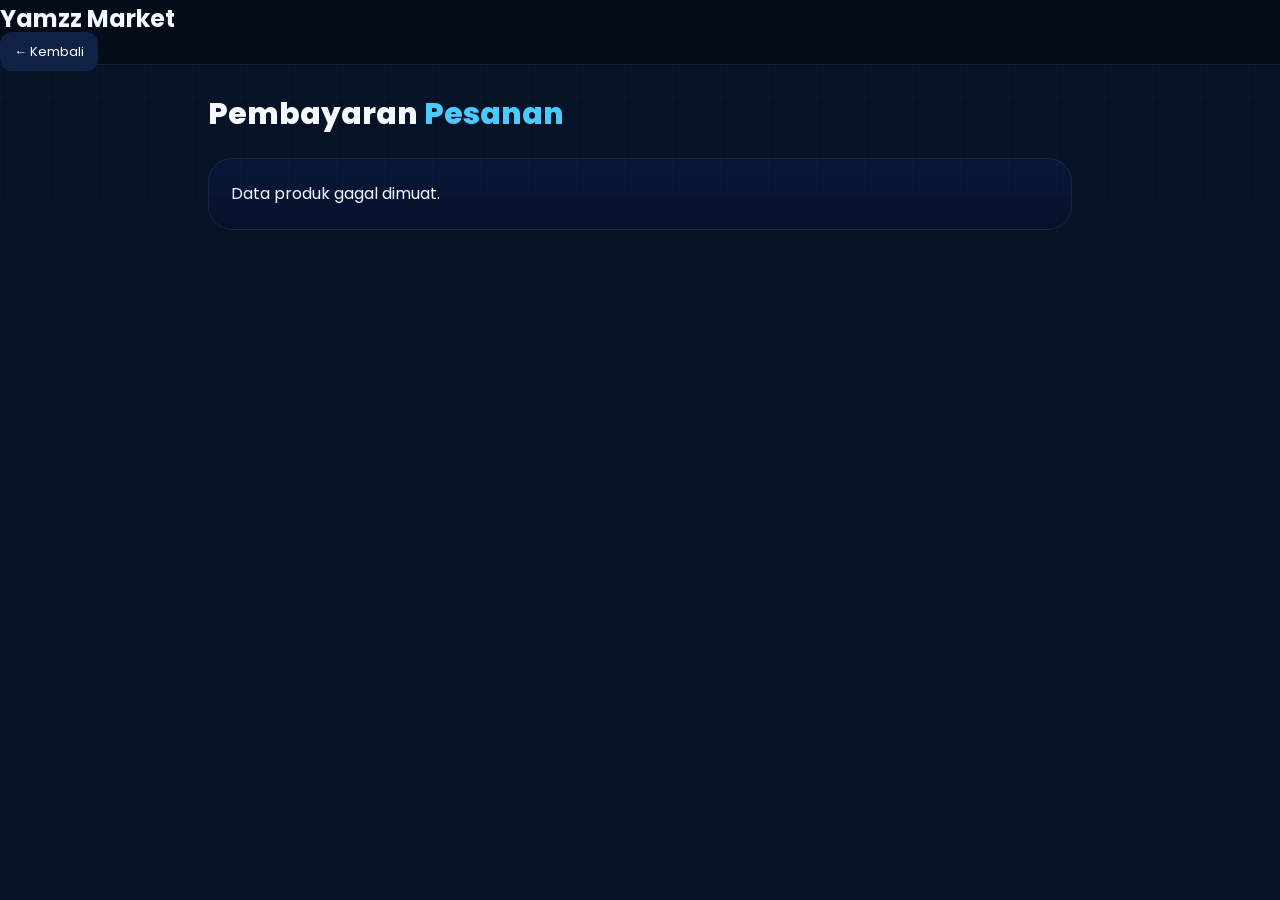
<file: payment.html>
<!DOCTYPE html>
<html lang="id">
<head>
<meta charset="UTF-8">
<meta name="viewport" content="width=device-width,initial-scale=1.0">
<title>Pembayaran • Yamzz Market</title>
<link rel="stylesheet" href="css/style.css">
<link rel="stylesheet" href="https://cdnjs.cloudflare.com/ajax/libs/font-awesome/6.5.1/css/all.min.css">
<style>
body{background:#061226}
.payment-wrap{max-width:900px;margin:auto;padding:25px 18px 60px}
.payment-head{display:flex;align-items:center;justify-content:space-between;gap:15px;margin-bottom:20px}
.payment-head h1{font-size:30px;font-weight:800}.payment-head span{color:#4cc9ff}
.payment-grid{display:grid;grid-template-columns:1fr 1fr;gap:20px}
.pay-card{background:linear-gradient(180deg,#08173a,#06102a);border:1px solid rgba(255,255,255,.08);border-radius:24px;padding:22px}
.section-title{font-size:18px;font-weight:800;margin-bottom:15px}.muted{color:#9db0d0;font-size:13px;line-height:1.7}
.product-box{display:flex;gap:15px;align-items:center;background:#102347;border-radius:18px;padding:14px;margin-bottom:15px}.product-box img{width:82px;height:82px;border-radius:14px;object-fit:cover}.product-box h3{font-size:16px}.product-box .price{color:#4cc9ff;font-size:20px;font-weight:800;margin-top:5px}
.qris-box{text-align:center;background:#fff;border-radius:18px;padding:12px;margin:15px auto;max-width:340px}.qris-box img{width:100%;display:block;border-radius:10px}.qris-note{text-align:center;color:#9db0d0;font-size:12px}
.form-group{margin-bottom:14px}.form-group label{display:block;font-size:13px;font-weight:700;margin-bottom:7px}.payment-input{width:100%;background:#102347;border:1px solid rgba(255,255,255,.08);border-radius:13px;color:#fff;padding:13px;outline:none;font-family:Poppins}.payment-input:focus{border-color:#4cc9ff}.payment-input[readonly]{opacity:.8}
.file-label{display:block;border:1px dashed #4cc9ff55;background:#102347;border-radius:14px;padding:18px;text-align:center;cursor:pointer;color:#4cc9ff;font-weight:700;font-size:13px}.file-label input{display:none}.proof-preview{display:none;margin-top:12px}.proof-preview img{width:100%;max-height:330px;object-fit:contain;border-radius:13px;background:#000}
.pay-btn{width:100%;border:0;border-radius:14px;padding:14px;background:#4cc9ff;color:#061226;font-weight:800;font-family:Poppins;cursor:pointer}.pay-btn:disabled{opacity:.5;cursor:not-allowed}
.result{display:none;text-align:center}.result-icon{font-size:55px;color:#39e58c;margin-bottom:10px}.trx{margin:15px 0;background:#102347;border-radius:13px;padding:14px;color:#4cc9ff;font-family:monospace;word-break:break-all}.back{color:#fff;text-decoration:none;background:#102347;padding:10px 14px;border-radius:12px;font-size:13px}
.loading{display:none;position:fixed;inset:0;background:#000b;z-index:9999;align-items:center;justify-content:center}.loading-box{background:#08173a;padding:25px;border-radius:18px;text-align:center}.spinner{width:42px;height:42px;border:4px solid #ffffff22;border-top-color:#4cc9ff;border-radius:50%;animation:spin 1s linear infinite;margin:auto auto 12px}@keyframes spin{to{transform:rotate(360deg)}}
@media(max-width:760px){.payment-grid{grid-template-columns:1fr}.payment-head h1{font-size:24px}.payment-head{align-items:flex-start}}
</style>
</head>
<body>
<div class="loading" id="loading"><div class="loading-box"><div class="spinner"></div><div>Mengirim pembayaran...</div></div></div>
<nav class="navbar"><div class="logo"><div class="logo-icon"></div><h2>Yamzz Market</h2></div><a href="index.html" class="back">← Kembali</a></nav>
<main class="payment-wrap">
<div class="payment-head"><h1>Pembayaran <span>Pesanan</span></h1></div>
<div id="paymentContent">
<div class="payment-grid">
<section class="pay-card">
<div class="section-title">Detail Pesanan</div>
<div class="product-box"><img id="productImage" src="" alt="Produk"><div><h3 id="productTitle">Memuat...</h3><div class="price" id="productPrice">Rp 0</div></div></div>
<div class="muted">Pastikan nama produk dan nominal sesuai sebelum melakukan pembayaran.</div>
<div class="section-title" style="margin-top:22px">Bayar via QRIS</div>
<div class="qris-box"><img src="assets/qris.png" alt="QRIS Yamzz Market" id="qrisImage"></div>
<div class="qris-note">Scan QRIS di atas, lalu upload screenshot bukti pembayaran.</div>
</section>
<section class="pay-card">
<div class="section-title">Informasi Pelanggan</div>
<div class="form-group"><label>Nama Pelanggan</label><input class="payment-input" id="customerName" placeholder="Masukkan nama"></div>
<div class="form-group"><label>Nomor WhatsApp</label><input class="payment-input" id="customerWhatsapp" inputmode="tel" placeholder="08xxxxxxxxxx"></div>
<div class="form-group"><label>Produk</label><input class="payment-input" id="productInput" readonly></div>
<div class="form-group"><label>Detail Produk / Catatan</label><textarea class="payment-input" id="productDetail" rows="4" placeholder="Contoh: ID akun, nickname, atau kebutuhan pengiriman"></textarea></div>
<div class="form-group"><label>Bukti Pembayaran</label><label class="file-label"><input type="file" id="proofFile" accept="image/jpeg,image/png,image/webp"> <i class="fa-solid fa-cloud-arrow-up"></i> <span id="fileText"> Pilih bukti pembayaran</span></label><div class="proof-preview" id="proofPreview"><img id="proofImage" alt="Preview bukti"></div></div>
<button class="pay-btn" id="submitBtn" onclick="submitPayment()"><i class="fa-solid fa-check"></i> Selesaikan Pembayaran</button>
<p class="muted" style="text-align:center;margin-top:12px">Pembayaran akan diperiksa manual oleh admin. Jangan kirim bukti palsu.</p>
</section>
</div>
</div>
<div class="pay-card result" id="result"><div class="result-icon"><i class="fa-solid fa-circle-check"></i></div><div class="section-title">Pembayaran Berhasil Dikirim</div><p class="muted">Bukti pembayaran sudah masuk dan menunggu konfirmasi admin.</p><div class="trx" id="trxId"></div><p class="muted">Simpan ID transaksi ini.</p></div>
</main>
<script src="js/jsonbin.js"></script>
<script>
const params=new URLSearchParams(location.search);const productId=params.get('id');let selectedProduct=null;
async function initPayment(){const data=await getData();if(!data||!Array.isArray(data.products)){document.getElementById('paymentContent').innerHTML='<div class="pay-card">Data produk gagal dimuat.</div>';return}selectedProduct=data.products.find(p=>String(p.id)===String(productId));if(!selectedProduct){document.getElementById('paymentContent').innerHTML='<div class="pay-card">Produk tidak ditemukan.</div>';return}document.getElementById('productTitle').textContent=selectedProduct.title;document.getElementById('productImage').src=selectedProduct.image;document.getElementById('productPrice').textContent='Rp '+Number(selectedProduct.price).toLocaleString('id-ID');document.getElementById('productInput').value=selectedProduct.title;document.getElementById('productDetail').value=selectedProduct.description||''}
document.getElementById('proofFile').addEventListener('change',function(){const f=this.files[0];if(!f)return;if(f.size>3*1024*1024){alert('Ukuran bukti maksimal 3MB.');this.value='';return}document.getElementById('fileText').textContent=f.name;const r=new FileReader();r.onload=e=>{document.getElementById('proofImage').src=e.target.result;document.getElementById('proofPreview').style.display='block'};r.readAsDataURL(f)});
function normalizeWA(v){let n=v.replace(/\D/g,'');if(n.startsWith('0'))n='62'+n.slice(1);return n}
function trxId(){return 'YAM-'+Date.now().toString(36).toUpperCase()+'-'+Math.random().toString(36).slice(2,7).toUpperCase()}
async function uploadProof(file){const fd=new FormData();fd.append('file',file);fd.append('upload_preset','yamzzmarket');const res=await fetch('https://api.cloudinary.com/v1_1/dlutuixsc/image/upload',{method:'POST',body:fd});const data=await res.json();if(!res.ok||!data.secure_url)throw new Error(data?.error?.message||'Upload bukti gagal');return data.secure_url}
async function submitPayment(){if(!selectedProduct)return;const name=document.getElementById('customerName').value.trim();const wa=document.getElementById('customerWhatsapp').value.trim();const detail=document.getElementById('productDetail').value.trim();const file=document.getElementById('proofFile').files[0];if(!name)return alert('Nama pelanggan wajib diisi.');if(normalizeWA(wa).length<9)return alert('Nomor WhatsApp tidak valid.');if(!detail)return alert('Detail produk wajib diisi.');if(!file)return alert('Upload bukti pembayaran terlebih dahulu.');document.getElementById('submitBtn').disabled=true;document.getElementById('loading').style.display='flex';try{const proofUrl=await uploadProof(file);const data=await getData();if(!data.transactions)data.transactions=[];const transaction={id:trxId(),status:'pending',customer:{name,whatsapp:normalizeWA(wa)},product:{id:selectedProduct.id,name:selectedProduct.title,price:Number(selectedProduct.price),detail},payment:{method:'QRIS',amount:Number(selectedProduct.price),proof:proofUrl},createdAt:new Date().toISOString(),confirmedAt:null,confirmedBy:null,adminNote:''};data.transactions.unshift(transaction);await saveData(data);document.getElementById('loading').style.display='none';document.getElementById('paymentContent').style.display='none';document.getElementById('result').style.display='block';document.getElementById('trxId').textContent=transaction.id}catch(e){console.error(e);alert('Gagal mengirim pembayaran: '+e.message);document.getElementById('submitBtn').disabled=false;document.getElementById('loading').style.display='none'}}
initPayment();
</script>
</body></html>
</file>
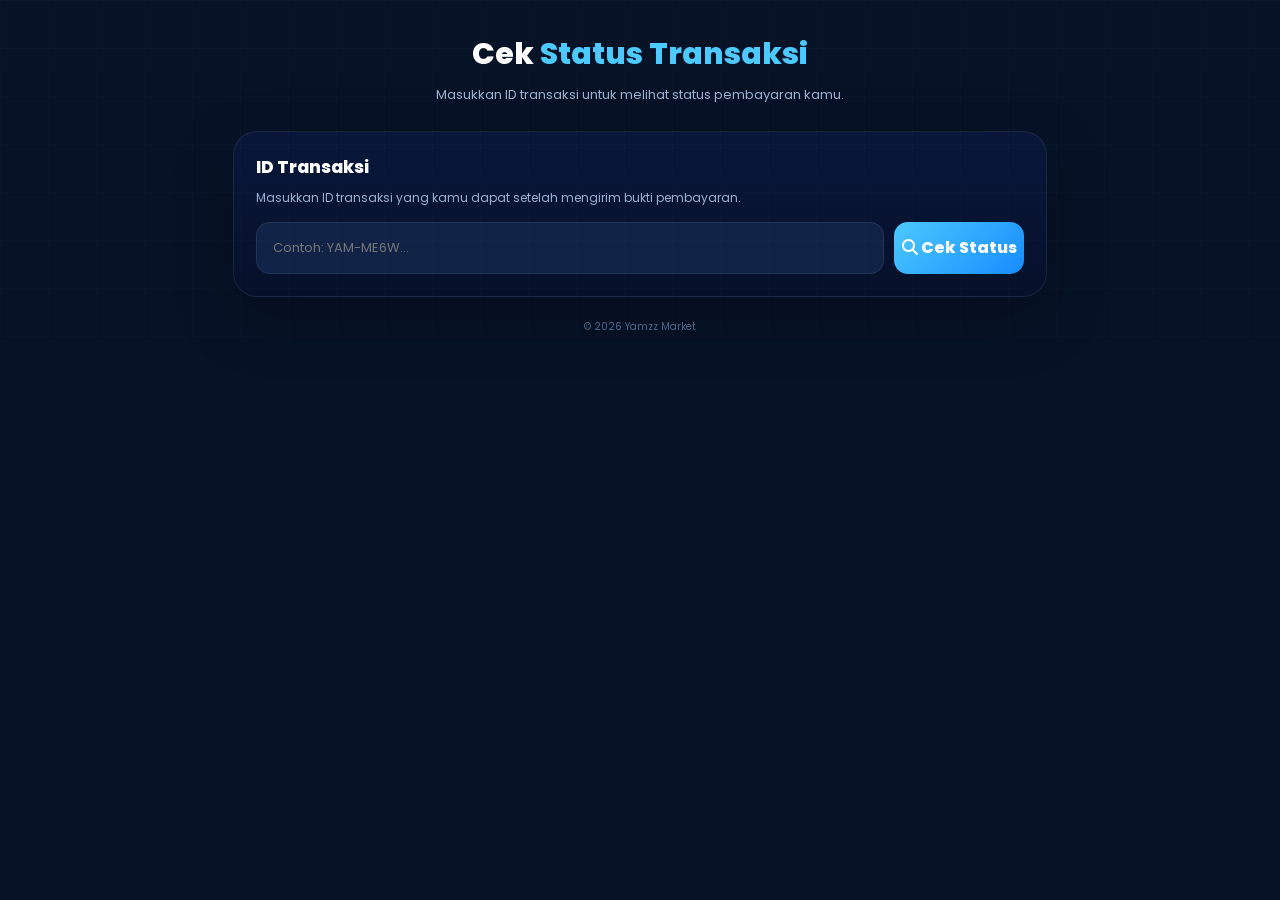
<file: status.html>
<!DOCTYPE html>
<html lang="id">
<head>
<meta charset="UTF-8">
<meta name="viewport" content="width=device-width,initial-scale=1.0">

<title>Cek Status Transaksi • Yamzz Market</title>

<link rel="stylesheet" href="css/style.css">

<link rel="stylesheet"
href="https://cdnjs.cloudflare.com/ajax/libs/font-awesome/6.5.1/css/all.min.css">

<style>

*{
    box-sizing:border-box;
}

body{
    margin:0;
    background:#061226;
    color:#fff;
    font-family:Poppins,Arial,sans-serif;
}

.status-wrap{
    max-width:850px;
    margin:auto;
    padding:30px 18px 60px;
}

.status-head{
    text-align:center;
    margin-bottom:25px;
}

.status-head h1{
    margin:0;
    font-size:30px;
    font-weight:800;
}

.status-head h1 span{
    color:#4cc9ff;
}

.status-head p{
    color:#9db0d0;
    font-size:13px;
    margin-top:7px;
}

.status-card{
    background:linear-gradient(
        180deg,
        #08173a,
        #06102a
    );

    border:1px solid rgba(255,255,255,.08);

    border-radius:24px;

    padding:22px;

    box-shadow:
        0 20px 60px rgba(0,0,0,.25);
}

/* SEARCH */

.search-title{
    font-size:17px;
    font-weight:800;
    margin-bottom:7px;
}

.search-desc{
    color:#9db0d0;
    font-size:12px;
    line-height:1.6;
    margin-bottom:15px;
}

.search-box{
    display:flex;
    gap:10px;
}

.search-box input{
    flex:1;

    height:52px;

    background:#102347;

    border:1px solid rgba(255,255,255,.08);

    border-radius:14px;

    padding:0 16px;

    color:#fff;

    outline:none;

    font-size:13px;
}

.search-box input:focus{
    border-color:#4cc9ff;

    box-shadow:
        0 0 0 3px rgba(76,201,255,.08);
}

.search-box button{
    width:130px;

    border:0;

    border-radius:14px;

    background:linear-gradient(
        135deg,
        #4cc9ff,
        #168cff
    );

    color:#fff;

    font-weight:800;

    cursor:pointer;

    transition:.2s;
}

.search-box button:hover{
    transform:translateY(-1px);

    filter:brightness(1.08);
}

.search-box button:disabled{
    opacity:.6;
    cursor:not-allowed;
}

/* MESSAGE */

.message{
    display:none;

    margin-top:15px;

    padding:13px 15px;

    border-radius:13px;

    font-size:12px;

    line-height:1.6;
}

.message.error{
    display:block;

    color:#ffcaca;

    background:rgba(239,68,68,.08);

    border:1px solid rgba(239,68,68,.18);
}

.message.info{
    display:block;

    color:#bdefff;

    background:rgba(76,201,255,.08);

    border:1px solid rgba(76,201,255,.18);
}

/* RESULT */

.result{
    display:none;

    margin-top:20px;
}

.result.show{
    display:block;
}

/* STATUS */

.status-box{
    padding:22px;

    border-radius:20px;

    text-align:center;

    background:#0b1d38;

    border:1px solid rgba(255,255,255,.07);
}

.status-icon{
    width:65px;
    height:65px;

    margin:0 auto 12px;

    border-radius:50%;

    display:flex;
    align-items:center;
    justify-content:center;

    font-size:25px;

    background:rgba(255,255,255,.05);
}

.status-title{
    font-size:19px;
    font-weight:800;
}

.status-desc{
    margin-top:5px;

    color:#9db0d0;

    font-size:12px;
}

/* STATUS COLORS */

.status-pending .status-icon{
    color:#fbbf24;

    background:rgba(251,191,36,.1);

    border:1px solid rgba(251,191,36,.2);
}

.status-success .status-icon{
    color:#22c55e;

    background:rgba(34,197,94,.1);

    border:1px solid rgba(34,197,94,.2);
}

.status-rejected .status-icon{
    color:#ef4444;

    background:rgba(239,68,68,.1);

    border:1px solid rgba(239,68,68,.2);
}

/* DETAIL */

.detail-card{
    margin-top:15px;

    border-radius:18px;

    overflow:hidden;

    border:1px solid rgba(255,255,255,.07);

    background:#08172f;
}

.detail-title{
    padding:15px 17px;

    font-size:15px;

    font-weight:800;

    background:#0d2142;
}

.detail-row{
    display:flex;

    justify-content:space-between;

    gap:15px;

    padding:13px 17px;

    border-top:1px solid rgba(255,255,255,.05);

    font-size:12px;
}

.detail-label{
    color:#8fa6c7;
}

.detail-value{
    text-align:right;

    font-weight:600;

    max-width:65%;

    word-break:break-word;
}

.price{
    color:#4cc9ff;

    font-size:14px;
}

/* REJECT NOTE */

.admin-note{
    margin-top:15px;

    padding:15px;

    border-radius:15px;

    background:rgba(239,68,68,.07);

    border:1px solid rgba(239,68,68,.15);
}

.admin-note-title{
    color:#ff7777;

    font-size:12px;

    font-weight:800;

    margin-bottom:5px;
}

.admin-note-text{
    color:#ffd0d0;

    font-size:12px;

    line-height:1.6;
}

/* TIMELINE */

.timeline{
    margin-top:15px;

    padding:18px;

    border-radius:18px;

    border:1px solid rgba(255,255,255,.07);

    background:#08172f;
}

.timeline-title{
    font-size:15px;

    font-weight:800;

    margin-bottom:18px;
}

.timeline-item{
    position:relative;

    display:flex;

    gap:12px;

    padding-bottom:20px;
}

.timeline-item:last-child{
    padding-bottom:0;
}

.timeline-item:not(:last-child)::after{
    content:"";

    position:absolute;

    left:9px;

    top:21px;

    width:2px;

    height:calc(100% - 2px);

    background:#213858;
}

.timeline-dot{
    position:relative;

    z-index:2;

    flex:none;

    width:20px;
    height:20px;

    border-radius:50%;

    background:#162b48;

    border:2px solid #385170;
}

.timeline-item.active .timeline-dot{
    background:#4cc9ff;

    border-color:#4cc9ff;

    box-shadow:
        0 0 12px rgba(76,201,255,.45);
}

.timeline-item.done .timeline-dot{
    background:#22c55e;

    border-color:#22c55e;
}

.timeline-item.rejected .timeline-dot{
    background:#ef4444;

    border-color:#ef4444;
}

.timeline-content{
    flex:1;
}

.timeline-name{
    font-size:12px;

    font-weight:700;
}

.timeline-time{
    color:#7187a8;

    font-size:10px;

    margin-top:3px;
}

/* ACTION */

.action-row{
    display:flex;

    gap:10px;

    margin-top:17px;
}

.action-btn{
    flex:1;

    height:45px;

    border-radius:12px;

    display:flex;

    align-items:center;

    justify-content:center;

    text-decoration:none;

    color:#fff;

    font-size:12px;

    font-weight:700;

    border:1px solid rgba(255,255,255,.08);

    background:#102347;

    cursor:pointer;
}

.action-btn.primary{
    border:0;

    background:linear-gradient(
        135deg,
        #4cc9ff,
        #168cff
    );
}

/* EMPTY */

.empty{
    display:none;

    text-align:center;

    padding:35px 20px;

    margin-top:20px;

    border-radius:18px;

    border:1px dashed #243d61;

    color:#8fa6c7;
}

.empty-icon{
    font-size:30px;

    margin-bottom:8px;
}

/* LOADING */

.loading{
    display:inline-block;

    width:16px;
    height:16px;

    border:2px solid rgba(255,255,255,.35);

    border-top-color:#fff;

    border-radius:50%;

    animation:spin .7s linear infinite;
}

@keyframes spin{

    to{
        transform:rotate(360deg);
    }

}

/* MOBILE */

@media(max-width:600px){

    .status-wrap{
        padding:20px 12px 45px;
    }

    .status-head h1{
        font-size:24px;
    }

    .status-card{
        padding:17px;
    }

    .search-box{
        flex-direction:column;
    }

    .search-box button{
        width:100%;

        height:48px;
    }

    .detail-row{
        align-items:flex-start;
    }

    .detail-value{
        max-width:55%;
    }

    .action-row{
        flex-direction:column;
    }

}

</style>
</head>

<body>

<div class="status-wrap">

    <div class="status-head">

        <h1>
            Cek <span>Status Transaksi</span>
        </h1>

        <p>
            Masukkan ID transaksi untuk melihat status pembayaran kamu.
        </p>

    </div>


    <div class="status-card">

        <div class="search-title">
            ID Transaksi
        </div>

        <div class="search-desc">
            Masukkan ID transaksi yang kamu dapat setelah mengirim bukti pembayaran.
        </div>


        <div class="search-box">

            <input
                type="text"
                id="transactionId"
                placeholder="Contoh: YAM-ME6W..."
                autocomplete="off"
            >

            <button
                id="checkBtn"
                onclick="checkTransaction()"
            >
                <i class="fa-solid fa-magnifying-glass"></i>
                Cek Status
            </button>

        </div>


        <div
            id="message"
            class="message"
        ></div>


        <!-- EMPTY -->

        <div
            id="empty"
            class="empty"
        >

            <div class="empty-icon">
                <i class="fa-solid fa-file-circle-xmark"></i>
            </div>

            <b>Transaksi tidak ditemukan</b>

            <p>
                Pastikan ID transaksi yang kamu masukkan sudah benar.
            </p>

        </div>


        <!-- RESULT -->

        <div
            id="result"
            class="result"
        >

            <!-- STATUS -->

            <div
                id="statusBox"
                class="status-box status-pending"
            >

                <div
                    id="statusIcon"
                    class="status-icon"
                >
                    <i class="fa-solid fa-clock"></i>
                </div>

                <div
                    id="statusTitle"
                    class="status-title"
                >
                    Menunggu Konfirmasi
                </div>

                <div
                    id="statusDesc"
                    class="status-desc"
                >
                    Bukti pembayaran sedang menunggu konfirmasi admin.
                </div>

            </div>


            <!-- DETAIL -->

            <div class="detail-card">

                <div class="detail-title">
                    <i class="fa-solid fa-receipt"></i>
                    Detail Transaksi
                </div>


                <div class="detail-row">

                    <span class="detail-label">
                        ID Transaksi
                    </span>

                    <span
                        class="detail-value"
                        id="trxId"
                    >
                        -
                    </span>

                </div>


                <div class="detail-row">

                    <span class="detail-label">
                        Nama Pelanggan
                    </span>

                    <span
                        class="detail-value"
                        id="trxName"
                    >
                        -
                    </span>

                </div>


                <div class="detail-row">

                    <span class="detail-label">
                        WhatsApp
                    </span>

                    <span
                        class="detail-value"
                        id="trxWhatsapp"
                    >
                        -
                    </span>

                </div>


                <div class="detail-row">

                    <span class="detail-label">
                        Produk
                    </span>

                    <span
                        class="detail-value"
                        id="trxProduct"
                    >
                        -
                    </span>

                </div>


                <div class="detail-row">

                    <span class="detail-label">
                        Detail Produk
                    </span>

                    <span
                        class="detail-value"
                        id="trxDetail"
                    >
                        -
                    </span>

                </div>


                <div class="detail-row">

                    <span class="detail-label">
                        Metode Pembayaran
                    </span>

                    <span
                        class="detail-value"
                        id="trxMethod"
                    >
                        -
                    </span>

                </div>


                <div class="detail-row">

                    <span class="detail-label">
                        Total Pembayaran
                    </span>

                    <span
                        class="detail-value price"
                        id="trxAmount"
                    >
                        -
                    </span>

                </div>


                <div class="detail-row">

                    <span class="detail-label">
                        Dibuat
                    </span>

                    <span
                        class="detail-value"
                        id="trxCreated"
                    >
                        -
                    </span>

                </div>


                <div class="detail-row">

                    <span class="detail-label">
                        Konfirmasi
                    </span>

                    <span
                        class="detail-value"
                        id="trxConfirmed"
                    >
                        -
                    </span>

                </div>

            </div>


            <!-- ADMIN NOTE -->

            <div
                id="adminNote"
                class="admin-note"
                style="display:none"
            >

                <div class="admin-note-title">
                    <i class="fa-solid fa-circle-info"></i>
                    Catatan Admin
                </div>

                <div
                    id="adminNoteText"
                    class="admin-note-text"
                ></div>

            </div>


            <!-- TIMELINE -->

            <div class="timeline">

                <div class="timeline-title">
                    <i class="fa-solid fa-route"></i>
                    Status Pesanan
                </div>


                <div
                    class="timeline-item done"
                    id="stepCreated"
                >

                    <div class="timeline-dot"></div>

                    <div class="timeline-content">

                        <div class="timeline-name">
                            Transaksi Dibuat
                        </div>

                        <div
                            class="timeline-time"
                            id="timeCreated"
                        >
                            -
                        </div>

                    </div>

                </div>


                <div
                    class="timeline-item"
                    id="stepPayment"
                >

                    <div class="timeline-dot"></div>

                    <div class="timeline-content">

                        <div class="timeline-name">
                            Menunggu Konfirmasi Pembayaran
                        </div>

                        <div
                            class="timeline-time"
                            id="timePayment"
                        >
                            -
                        </div>

                    </div>

                </div>


                <div
                    class="timeline-item"
                    id="stepFinished"
                >

                    <div class="timeline-dot"></div>

                    <div class="timeline-content">

                        <div class="timeline-name">
                            Transaksi Selesai
                        </div>

                        <div
                            class="timeline-time"
                            id="timeFinished"
                        >
                            -
                        </div>

                    </div>

                </div>

            </div>


            <!-- ACTION -->

            <div class="action-row">

                <a
                    href="index.html"
                    class="action-btn primary"
                >
                    <i class="fa-solid fa-house"></i>
                    &nbsp; Kembali ke Store
                </a>

                <button
                    class="action-btn"
                    onclick="resetPage()"
                >
                    <i class="fa-solid fa-rotate"></i>
                    &nbsp; Cek Transaksi Lain
                </button>

            </div>

        </div>

    </div>


    <div style="
        text-align:center;
        color:#506788;
        font-size:10px;
        margin-top:22px;
    ">
        © 2026 Yamzz Market
    </div>

</div>


<script>

/* ==================================================
   JSONBIN
================================================== */

const BIN_ID =
"6a32e7b9da38895dfed22d14";

const API_KEY =
"$2a$10$QQTsW9lEiJrPCaC7VKkgH.SF8xR/Gn2/LbQ6lGp4yKxAFU9PsdCu.";

const API_URL =
`https://api.jsonbin.io/v3/b/${BIN_ID}`;


/* ==================================================
   ELEMENT
================================================== */

const input =
document.getElementById("transactionId");

const button =
document.getElementById("checkBtn");

const result =
document.getElementById("result");

const empty =
document.getElementById("empty");

const message =
document.getElementById("message");


/* ==================================================
   GET DATA
================================================== */

async function getData(){

    const response =
        await fetch(
            API_URL + "/latest",
            {
                method:"GET",

                headers:{
                    "X-Master-Key":
                    API_KEY
                }
            }
        );


    if(!response.ok){

        throw new Error(
            "Gagal mengambil data transaksi."
        );

    }


    const data =
        await response.json();


    return data.record;

}


/* ==================================================
   CEK TRANSAKSI
================================================== */

async function checkTransaction(){

    const id =
        input.value.trim();


    result.classList.remove("show");

    empty.style.display =
        "none";

    hideMessage();


    if(!id){

        showMessage(
            "Masukkan ID transaksi terlebih dahulu.",
            "error"
        );

        input.focus();

        return;

    }


    setLoading(true);


    try{

        const data =
            await getData();


        if(
            !data ||
            !Array.isArray(
                data.transactions
            )
        ){

            throw new Error(
                "Data transaksi tidak tersedia."
            );

        }


        const transaction =
            data.transactions.find(
                t =>
                    String(t.id)
                    .toLowerCase()
                    ===
                    id.toLowerCase()
            );


        if(!transaction){

            empty.style.display =
                "block";

            return;

        }


        showTransaction(
            transaction
        );


    }catch(error){

        console.error(error);

        showMessage(
            error.message ||
            "Terjadi kesalahan saat mengecek transaksi.",
            "error"
        );

    }finally{

        setLoading(false);

    }

}


/* ==================================================
   SHOW TRANSACTION
================================================== */

function showTransaction(t){

    result.classList.add("show");


    const customer =
        t.customer || {};

    const product =
        t.product || {};

    const payment =
        t.payment || {};


    document.getElementById(
        "trxId"
    ).textContent =
        t.id || "-";


    document.getElementById(
        "trxName"
    ).textContent =
        customer.name || "-";


    document.getElementById(
        "trxWhatsapp"
    ).textContent =
        maskWhatsapp(
            customer.whatsapp || "-"
        );


    document.getElementById(
        "trxProduct"
    ).textContent =
        product.name || "-";


    document.getElementById(
        "trxDetail"
    ).textContent =
        product.detail || "-";


    document.getElementById(
        "trxMethod"
    ).textContent =
        payment.method || "QRIS";


    document.getElementById(
        "trxAmount"
    ).textContent =
        formatRupiah(
            payment.amount ||
            product.price ||
            0
        );


    document.getElementById(
        "trxCreated"
    ).textContent =
        formatDate(
            t.createdAt
        );


    document.getElementById(
        "trxConfirmed"
    ).textContent =
        t.confirmedAt
        ?
        formatDate(
            t.confirmedAt
        )
        :
        "Belum dikonfirmasi";


    updateStatus(t);


    updateTimeline(t);


    /*
    ==============================================
    ADMIN NOTE
    ==============================================
    */

    const noteBox =
        document.getElementById(
            "adminNote"
        );

    const noteText =
        document.getElementById(
            "adminNoteText"
        );


    if(t.adminNote){

        noteBox.style.display =
            "block";

        noteText.textContent =
            t.adminNote;

    }else{

        noteBox.style.display =
            "none";

        noteText.textContent =
            "";

    }

}


/* ==================================================
   STATUS
================================================== */

function updateStatus(t){

    const box =
        document.getElementById(
            "statusBox"
        );

    const icon =
        document.getElementById(
            "statusIcon"
        );

    const title =
        document.getElementById(
            "statusTitle"
        );

    const desc =
        document.getElementById(
            "statusDesc"
        );


    box.className =
        "status-box";


    switch(t.status){

        case "success":

            box.classList.add(
                "status-success"
            );

            icon.innerHTML =
                '<i class="fa-solid fa-circle-check"></i>';

            title.textContent =
                "Pembayaran Diterima";

            desc.textContent =
                "Pembayaran kamu telah dikonfirmasi oleh admin.";

            break;


        case "rejected":

            box.classList.add(
                "status-rejected"
            );

            icon.innerHTML =
                '<i class="fa-solid fa-circle-xmark"></i>';

            title.textContent =
                "Transaksi Ditolak";

            desc.textContent =
                "Transaksi kamu ditolak oleh admin.";

            break;


        default:

            box.classList.add(
                "status-pending"
            );

            icon.innerHTML =
                '<i class="fa-solid fa-clock"></i>';

            title.textContent =
                "Menunggu Konfirmasi";

            desc.textContent =
                "Bukti pembayaran sedang menunggu konfirmasi admin.";

            break;

    }

}


/* ==================================================
   TIMELINE
================================================== */

function updateTimeline(t){

    const created =
        document.getElementById(
            "stepCreated"
        );

    const payment =
        document.getElementById(
            "stepPayment"
        );

    const finished =
        document.getElementById(
            "stepFinished"
        );


    created.className =
        "timeline-item done";


    payment.className =
        "timeline-item";


    finished.className =
        "timeline-item";


    document.getElementById(
        "timeCreated"
    ).textContent =
        formatDate(
            t.createdAt
        );


    document.getElementById(
        "timePayment"
    ).textContent =
        t.confirmedAt
        ?
        formatDate(
            t.confirmedAt
        )
        :
        "Menunggu admin";


    document.getElementById(
        "timeFinished"
    ).textContent =
        t.status === "success"
        ?
        formatDate(
            t.confirmedAt
        )
        :
        t.status === "rejected"
        ?
        "Transaksi ditolak"
        :
        "Belum selesai";


    if(t.status === "pending"){

        payment.classList.add(
            "active"
        );

    }


    if(t.status === "success"){

        payment.classList.add(
            "done"
        );

        finished.classList.add(
            "done"
        );

    }


    if(t.status === "rejected"){

        payment.classList.add(
            "rejected"
        );

    }

}


/* ==================================================
   FORMAT RUPIAH
================================================== */

function formatRupiah(value){

    return new Intl.NumberFormat(
        "id-ID",
        {
            style:"currency",
            currency:"IDR",
            maximumFractionDigits:0
        }
    ).format(
        Number(value) || 0
    );

}


/* ==================================================
   FORMAT DATE
================================================== */

function formatDate(value){

    if(!value){
        return "-";
    }


    const date =
        new Date(value);


    if(
        Number.isNaN(
            date.getTime()
        )
    ){

        return "-";

    }


    return date.toLocaleString(
        "id-ID",
        {
            day:"2-digit",
            month:"long",
            year:"numeric",
            hour:"2-digit",
            minute:"2-digit"
        }
    );

}


/* ==================================================
   MASK WHATSAPP
================================================== */

function maskWhatsapp(number){

    if(!number){
        return "-";
    }


    const value =
        String(number);


    if(value.length <= 6){
        return value;
    }


    return value.slice(0,4)
        + "****"
        + value.slice(-3);

}


/* ==================================================
   RESET
================================================== */

function resetPage(){

    input.value = "";

    result.classList.remove(
        "show"
    );

    empty.style.display =
        "none";

    hideMessage();

    input.focus();

}


/* ==================================================
   MESSAGE
================================================== */

function showMessage(
    text,
    type="info"
){

    message.textContent =
        text;

    message.className =
        "message " + type;

}


function hideMessage(){

    message.textContent =
        "";

    message.className =
        "message";

}


/* ==================================================
   LOADING
================================================== */

function setLoading(
    loading
){

    button.disabled =
        loading;


    if(loading){

        button.innerHTML =
            '<span class="loading"></span>';

    }else{

        button.innerHTML =
            '<i class="fa-solid fa-magnifying-glass"></i> Cek Status';

    }

}


/* ==================================================
   ENTER
================================================== */

input.addEventListener(
    "keydown",
    function(e){

        if(
            e.key === "Enter"
        ){

            checkTransaction();

        }

    }
);


/* ==================================================
   AUTO CHECK URL
==================================================

Contoh:

status.html?id=YAM-ME6W...

================================================== */

window.addEventListener(
    "DOMContentLoaded",
    function(){

        const params =
            new URLSearchParams(
                window.location.search
            );


        const id =
            params.get("id");


        if(id){

            input.value =
                id;

            checkTransaction();

        }

    }
);


/* ==================================================
   AUTO REFRESH
==================================================

Kalau hasil transaksi sedang pending,
cek ulang setiap 10 detik.

================================================== */

let autoRefresh = null;


function startAutoRefresh(){

    clearInterval(
        autoRefresh
    );


    autoRefresh =
        setInterval(
            async function(){

                if(
                    !result.classList.contains(
                        "show"
                    )
                ){

                    return;

                }


                const id =
                    input.value.trim();


                if(!id){
                    return;
                }


                try{

                    const data =
                        await getData();


                    const transaction =
                        data.transactions?.find(
                            t =>
                                String(t.id)
                                .toLowerCase()
                                ===
                                id.toLowerCase()
                        );


                    if(transaction){

                        showTransaction(
                            transaction
                        );

                    }

                }catch(error){

                    console.error(
                        "Auto refresh error:",
                        error
                    );

                }

            },
            10000
        );

}


startAutoRefresh();

</script>

</body>
</html>
</file>
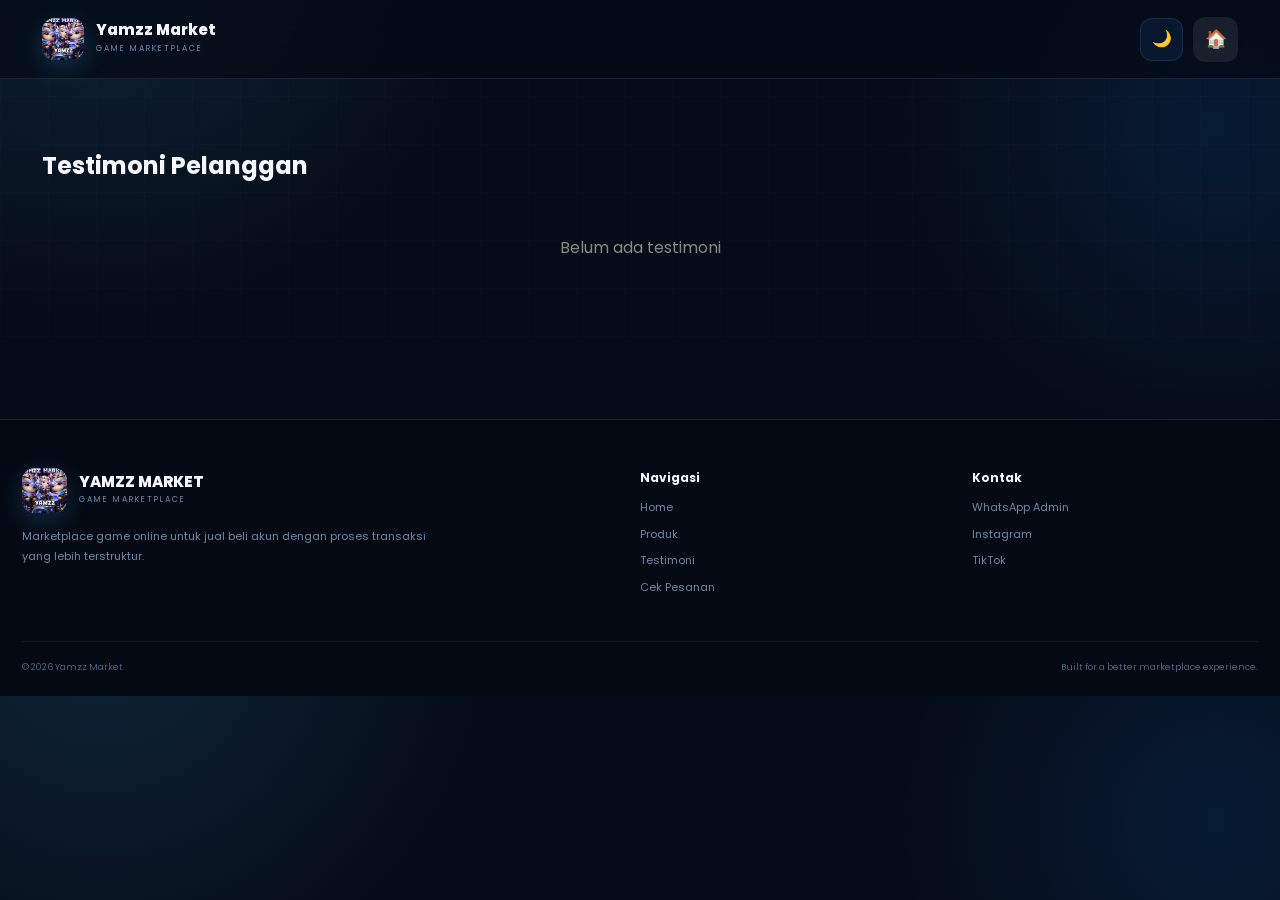
<file: testimoni.html>
<!DOCTYPE html>
<html lang="id">
<head>

<meta charset="UTF-8">
<meta name="viewport" content="width=device-width, initial-scale=1.0">

<title>Testimoni - Yamzz Market</title>

<link rel="stylesheet" href="css/style.css">

<style>

.testimoni-grid{
.popup{

    opacity:0;
    visibility:hidden;

    transition:.25s;

}

.popup.show{

    opacity:1;
    visibility:visible;

}

.popup img{

    transform:scale(.9);

    transition:.25s;

}

.popup.show img{

    transform:scale(1);

}

.testi-btn:hover{

    opacity:.9;

}
    display:grid;

    grid-template-columns:
    repeat(auto-fill,minmax(250px,1fr));

    gap:20px;

}

@media(max-width:768px){

    .testimoni-grid{

        grid-template-columns:
        repeat(2,1fr);

        gap:12px;

    }

    .testi-image{

        height:150px;

    }

    .testi-title{

        font-size:14px;

    }

    .testi-desc{

        font-size:12px;

    }

}

.testi-card{

    background:var(--card);

    border:1px solid
    rgba(255,255,255,.08);

    border-radius:25px;

    overflow:hidden;

    transition:.3s;

}

.testi-card:hover{

    transform:translateY(-5px);

}

.testi-image{

    position:relative;

    height:220px;

    overflow:hidden;

}

.testi-image img{

    width:100%;

    height:100%;

    object-fit:cover;

}

.testi-top{

    display:flex;

    justify-content:space-between;

    padding:15px 15px 0;

}

.badge-testi{

    background:#173d78;

    color:#7fd7ff;

    padding:6px 12px;

    border-radius:999px;

    font-size:12px;

}

.badge-real{

    background:#0f5132;

    color:#00ff99;

    padding:6px 12px;

    border-radius:999px;

    font-size:12px;

}

.testi-content{

    padding:15px;

}

.testi-title{

    font-size:18px;

    font-weight:700;

    margin-bottom:10px;

}

.testi-desc{

    color:#aaa;

    font-size:14px;

    margin-bottom:15px;

}

.testi-btn{

    width:100%;

    padding:14px;

    border:none;

    border-radius:15px;

    background:#4cc9ff;

    color:#001321;

    font-weight:700;

    cursor:pointer;

}

.popup{

    position:fixed;

    inset:0;

    background:
    rgba(0,0,0,.8);

    display:none;

    justify-content:center;

    align-items:center;

    z-index:9999;

}

.popup.show{

    display:flex;

}

.popup img{

    max-width:90%;

    max-height:90%;

    border-radius:20px;

}

.close-popup{

    position:absolute;

    top:20px;

    right:20px;

    width:45px;

    height:45px;

    border:none;

    border-radius:50%;

    background:#fff;

    cursor:pointer;

    font-size:20px;

}

.nav-actions{
    display:flex;
    align-items:center;
    gap:10px;
}

.theme-btn{

    width:45px;
    height:45px;

    border:none;

    border-radius:12px;

    background:
    rgba(255,255,255,.08);

    color:#fff;

    cursor:pointer;

    font-size:18px;

}

.light-mode{

    background:#f5f7fb;

    color:#111;

}

.light-mode .testi-card{

    background:#fff;

    border:1px solid #ddd;

}

.light-mode .testi-desc{

    color:#666;

}

.light-mode .navbar{

    background:#fff;

}

.light-mode .theme-btn{

    background:#eee;

    color:#111;

}
</style>

</head>
<body>

<nav class="navbar">
  <div class="nav-inner">
    <a class="brand" href="#home">
      <div class="brand-logo"><img src="assets/hero.png" alt="Yamzz Market"></div>
      <div>
        <strong id="site-name">Yamzz Market</strong>
        <span>GAME MARKETPLACE</span>
      </div>
    </a>

    <div class="nav-actions">
      <button class="icon-btn" onclick="toggleTheme()" id="themeBtn" aria-label="Ganti tema">🌙</button>
      <button
    class="theme-btn"
    onclick="
    window.location.href=
    'index.html'
    ">
        🏠
    </button>
    </div>
  </div>
</nav>

<section class="section">

    <h1 class="section-title">

        Testimoni Pelanggan

    </h1>

<div
class="testimoni-grid"
id="testimoniGrid">

    <div class="loading-card"></div>
    <div class="loading-card"></div>
    <div class="loading-card"></div>

</div>

</section>

<div
class="popup"
id="popup">

    <button
    class="close-popup"
    onclick="closePopup()">

        ✕

    </button>

    <img
    id="popupImage">

</div>

<footer>
  <div class="footer-grid">
    <div class="footer-brand">
      <div class="brand footer-brand-logo">
        <div class="brand-logo"><img src="assets/hero.png" alt="Yamzz Market"></div>
        <div><strong>YAMZZ MARKET</strong><span>GAME MARKETPLACE</span></div>
      </div>
      <p>Marketplace game online untuk jual beli akun dengan proses transaksi yang lebih terstruktur.</p>
    </div>

    <div>
      <h3>Navigasi</h3>
      <a href="#home">Home</a>
      <a href="#products">Produk</a>
      <a href="testimoni.html">Testimoni</a>
      <a href="status.html">Cek Pesanan</a>
    </div>

    <div>
      <h3>Kontak</h3>
      <a href="https://wa.me/62881024256129"><i class="fa-brands fa-whatsapp"></i> WhatsApp Admin</a>
      <a href="https://www.instagram.com/yamzz.market"><i class="fa-brands fa-instagram"></i> Instagram</a>
      <a href="https://www.tiktok.com/@yamzz.market"><i class="fa-brands fa-tiktok"></i> TikTok</a>
    </div>
  </div>

  <div class="footer-bottom">
    <span>© 2026 Yamzz Market</span>
    <span>Built for a better marketplace experience.</span>
  </div>
</footer>

<script src="js/jsonbin.js"></script>

<script>

const popup =
document.getElementById("popup");

const popupImage =
document.getElementById("popupImage");

async function loadTestimonials(){

    const grid =
    document.getElementById(
    "testimoniGrid"
    );

    try{

        const data =
        await getData();

        grid.innerHTML = "";

        const testimonials =
        data?.testimonials || [];

        if(
        testimonials.length === 0
        ){

            grid.innerHTML = `

            <div style="
            grid-column:1/-1;
            text-align:center;
            padding:50px;
            color:#888;
            ">

            Belum ada testimoni

            </div>

            `;

            return;
        }

        testimonials.forEach(item=>{

            grid.innerHTML += `

            <div class="testi-card">

                <div class="testi-image">

                    <img
                    src="${item.image}"
                    alt="${item.title}"
                    loading="lazy"

                    onerror="
                    this.src=
                    'assets/no-image.png'
                    ">

                </div>

                <div class="testi-top">

                    <span class="badge-testi">
                        TESTIMONI
                    </span>

                    <span class="badge-real">
                        REAL
                    </span>

                </div>

                <div class="testi-content">

                    <div class="testi-title">
                        ${item.title}
                    </div>

                    <div class="testi-desc">
                        ${item.desc}
                    </div>

                    <button
                    class="testi-btn"
                    onclick="
                    openPopup(
                    '${item.image}'
                    )">

                        Detail

                    </button>

                </div>

            </div>

            `;

        });

    }catch(err){

        console.error(err);

        grid.innerHTML = `

        <div style="
        grid-column:1/-1;
        text-align:center;
        padding:50px;
        color:red;
        ">

        Gagal memuat testimoni

        </div>

        `;

    }

}

function toggleMenu(){

document
.getElementById(
"mobileMenu"
)
.classList.toggle(
"show"
);

}

function openPopup(img){

    popupImage.src = img;

    popup.classList.add(
    "show"
    );

}

function closePopup(){

    popup.classList.remove(
    "show"
    );

}
  
function toggleTheme(){

    document.body
    .classList.toggle(
    "light-mode"
    );

    const isLight =
    document.body
    .classList.contains(
    "light-mode"
    );

    document
    .getElementById(
    "themeBtn"
    ).innerHTML =
    isLight ? "☀️" : "🌙";

    localStorage.setItem(
    "yamzz_theme",
    isLight
    ? "light"
    : "dark"
    );

}

window.addEventListener(
"DOMContentLoaded",
()=>{

    const saved =
    localStorage.getItem(
    "yamzz_theme"
    );

    if(saved==="light"){

        document.body
        .classList.add(
        "light-mode"
        );

        document
        .getElementById(
        "themeBtn"
        ).innerHTML =
        "☀️";

    }

    loadTestimonials();

    popup.addEventListener(
    "click",
    (e)=>{

        if(
        e.target === popup
        ){

            closePopup();

        }

    });

});

</script>
</body>
</html>
</file>
<file: css/style.css>
@import url('https://fonts.googleapis.com/css2?family=Poppins:wght@400;500;600;700;800&display=swap');

:root{
  --bg:#050b17;
  --bg2:#081426;
  --panel:#0b1930;
  --panel2:#0e203d;
  --card:#0b1a31;
  --line:rgba(148,180,220,.13);
  --primary:#4cc9ff;
  --primary2:#168cff;
  --text:#f5f9ff;
  --muted:#8ea3c2;
  --success:#22c55e;
  --danger:#ef4444;
  --shadow:0 24px 80px rgba(0,0,0,.28);
}

*{
  box-sizing:border-box;
  margin:0;
  padding:0;
}

html{
  scroll-behavior:smooth;
}

body{
  font-family:'Poppins',sans-serif;
  background:
    radial-gradient(circle at 8% -10%,rgba(76,201,255,.14),transparent 28%),
    radial-gradient(circle at 95% 18%,rgba(22,140,255,.12),transparent 25%),
    var(--bg);
  color:var(--text);
  line-height:1.6;
  overflow-x:hidden;
}

body::before{
  content:"";
  position:fixed;
  inset:0;
  pointer-events:none;
  background-image:
    linear-gradient(rgba(255,255,255,.018) 1px,transparent 1px),
    linear-gradient(90deg,rgba(255,255,255,.018) 1px,transparent 1px);
  background-size:48px 48px;
  mask-image:linear-gradient(to bottom,black,transparent 75%);
}

a{
  color:inherit;
  text-decoration:none;
}

button,
input{
  font:inherit;
}

/* =========================================
   NAVBAR
========================================= */

.navbar{
  position:sticky;
  top:0;
  z-index:1000;
  background:rgba(5,11,23,.78);
  border-bottom:1px solid var(--line);
  backdrop-filter:blur(18px);
}

.nav-inner{
  max-width:1240px;
  min-height:78px;
  margin:auto;
  padding:0 22px;
  display:flex;
  align-items:center;
  justify-content:space-between;
  gap:25px;
}

.brand{
  display:flex;
  align-items:center;
  gap:12px;
}

.brand-logo{
  width:42px;
  height:42px;
  border-radius:13px;
  overflow:hidden;
  background:linear-gradient(135deg,var(--primary),var(--primary2));
  box-shadow:0 8px 25px rgba(76,201,255,.18);
}

.brand-logo img{
  width:100%;
  height:100%;
  object-fit:cover;
}

.brand strong{
  display:block;
  font-size:15px;
  line-height:1.1;
  font-weight:800;
}

.brand span{
  display:block;
  color:#6f86a7;
  font-size:8px;
  letter-spacing:2px;
  margin-top:4px;
}

.nav-links{
  display:flex;
  align-items:center;
  gap:6px;
}

.nav-links a{
  color:#a9bad3;
  font-size:12px;
  font-weight:600;
  padding:10px 13px;
  border-radius:10px;
  transition:.2s;
}

.nav-links a:hover{
  color:#fff;
  background:rgba(255,255,255,.05);
}

.nav-actions{
  display:flex;
  gap:9px;
}

.icon-btn{
  width:43px;
  height:43px;
  border:1px solid var(--line);
  border-radius:12px;
  background:rgba(10,28,52,.8);
  color:#fff;
  cursor:pointer;
  transition:.2s;
}

.icon-btn:hover{
  border-color:rgba(76,201,255,.45);
  transform:translateY(-1px);
}

.mobile-menu{
  position:fixed;
  top:88px;
  right:20px;
  z-index:999;
  width:260px;
  padding:10px;
  border:1px solid var(--line);
  border-radius:18px;
  background:rgba(11,25,48,.96);
  backdrop-filter:blur(20px);
  box-shadow:var(--shadow);
  transform:translateY(-10px) scale(.96);
  opacity:0;
  visibility:hidden;
  transition:.2s;
}

.mobile-menu.show{
  transform:none;
  opacity:1;
  visibility:visible;
}

.mobile-menu a{
  display:block;
  padding:13px 14px;
  border-radius:11px;
  color:#b5c5dc;
  font-size:12px;
  font-weight:600;
}

.mobile-menu a:hover{
  background:#122743;
  color:#fff;
}

/* =========================================
   HERO
========================================= */

.hero{
  max-width:1240px;
  margin:auto;
  padding:78px 22px 55px;
}

.hero-content{
  display:grid;
  grid-template-columns:1.03fr .97fr;
  gap:60px;
  align-items:center;
}

.hero-badge,
.eyebrow{
  display:inline-flex;
  align-items:center;
  gap:8px;
  color:var(--primary);
  font-size:10px;
  font-weight:800;
  letter-spacing:1.6px;
}

.hero-badge{
  padding:9px 13px;
  border-radius:999px;
  background:rgba(76,201,255,.07);
  border:1px solid rgba(76,201,255,.18);
}

.hero h1{
  margin-top:18px;
  max-width:680px;
  font-size:clamp(42px,5.3vw,72px);
  line-height:1.04;
  letter-spacing:-2.5px;
  font-weight:800;
}

.hero h1 span{
  background:linear-gradient(90deg,#fff,var(--primary));
  -webkit-background-clip:text;
  color:transparent;
}

.hero p{
  max-width:600px;
  margin-top:20px;
  color:var(--muted);
  font-size:14px;
  line-height:1.9;
}

.hero-buttons{
  display:flex;
  gap:11px;
  flex-wrap:wrap;
  margin-top:28px;
}

.btn{
  min-height:48px;
  padding:0 18px;
  display:inline-flex;
  align-items:center;
  justify-content:center;
  gap:9px;
  border-radius:13px;
  font-size:12px;
  font-weight:800;
  transition:.2s;
}

.btn:hover{
  transform:translateY(-2px);
}

.btn-primary{
  color:#03101c;
  background:linear-gradient(135deg,#67d5ff,var(--primary2));
  box-shadow:0 12px 30px rgba(22,140,255,.18);
}

.btn-outline{
  color:#bfeeff;
  border:1px solid rgba(76,201,255,.28);
  background:rgba(76,201,255,.04);
}

.hero-trust{
  display:flex;
  gap:18px;
  flex-wrap:wrap;
  margin-top:25px;
}

.hero-trust div{
  display:flex;
  align-items:center;
  gap:7px;
  color:#748aa9;
  font-size:10px;
}

.hero-trust i{
  color:var(--success);
}

/* =========================================
   HERO VISUAL
========================================= */

.hero-visual{
  position:relative;
}

.hero-glow{
  position:absolute;
  width:330px;
  height:330px;
  right:8%;
  top:5%;
  background:rgba(76,201,255,.16);
  filter:blur(85px);
  border-radius:50%;
}

.dashboard-card{
  position:relative;
  overflow:hidden;
  padding:12px;
  border:1px solid rgba(255,255,255,.1);
  border-radius:25px;
  background:linear-gradient(
    145deg,
    rgba(17,39,70,.92),
    rgba(7,17,34,.92)
  );
  box-shadow:0 30px 90px rgba(0,0,0,.35);
}

.banner-slider{
  position:relative;
  overflow:hidden;
  border-radius:17px;
  aspect-ratio:16/8.2;
  background:#081426;
}

.slide{
  display:none;
  width:100%;
  height:100%;
  object-fit:cover;
}

.slide.active{
  display:block;
}

.slider-dots{
  display:flex;
  justify-content:center;
  gap:6px;
  margin:11px 0 4px;
}

.dot{
  width:7px;
  height:7px;
  border-radius:99px;
  background:#39516f;
  cursor:pointer;
  transition:.25s;
}

.dot.active{
  width:22px;
  background:var(--primary);
  box-shadow:0 0 14px rgba(76,201,255,.5);
}

.dashboard-stats{
  display:grid;
  grid-template-columns:repeat(3,1fr);
  gap:8px;
  margin-top:12px;
}

.dashboard-stats div{
  padding:12px 8px;
  text-align:center;
  border:1px solid var(--line);
  border-radius:13px;
  background:rgba(255,255,255,.025);
}

.dashboard-stats i{
  display:block;
  color:var(--primary);
  font-size:11px;
  margin-bottom:3px;
}

.dashboard-stats strong{
  display:block;
  font-size:17px;
}

.dashboard-stats span{
  font-size:9px;
  color:#7187a6;
}

/* =========================================
   SECTION
========================================= */

.section{
  max-width:1240px;
  margin:auto;
  padding:68px 22px;
}

.section-heading{
  margin-bottom:25px;
}

.section-heading h2{
  font-size:32px;
  line-height:1.15;
  margin-top:7px;
  letter-spacing:-.8px;
}

.section-heading p{
  color:var(--muted);
  font-size:12px;
  margin-top:7px;
  max-width:600px;
}

.section-heading.center{
  text-align:center;
}

.section-heading.center p{
  margin-left:auto;
  margin-right:auto;
}

/* =========================================
   FEATURES
========================================= */

.features{
  display:grid;
  grid-template-columns:repeat(3,1fr);
  gap:15px;
}

.feature-card{
  position:relative;
  padding:22px;
  min-height:190px;
  background:linear-gradient(
    145deg,
    rgba(13,31,57,.9),
    rgba(8,19,36,.9)
  );
  border:1px solid var(--line);
  border-radius:19px;
  transition:.25s;
}

.feature-card:hover{
  transform:translateY(-4px);
  border-color:rgba(76,201,255,.25);
  box-shadow:0 18px 45px rgba(0,0,0,.2);
}

.feature-icon{
  width:42px;
  height:42px;
  border-radius:12px;
  display:grid;
  place-items:center;
  color:var(--primary);
  background:rgba(76,201,255,.08);
  border:1px solid rgba(76,201,255,.12);
  margin-bottom:17px;
}

.feature-card h3{
  font-size:15px;
}

.feature-card p{
  color:var(--muted);
  font-size:11px;
  line-height:1.8;
  margin-top:7px;
}

/* =========================================
   PRODUCT SECTION
========================================= */

.product-section{
  padding-top:30px;
}

.product-heading{
  display:flex;
  justify-content:space-between;
  align-items:end;
}

.search-wrap{
  position:relative;
  margin:18px 0 13px;
}

.search-wrap i{
  position:absolute;
  left:16px;
  top:50%;
  transform:translateY(-50%);
  color:#5f7696;
  font-size:13px;
}

.search{
  width:100%;
  height:52px;
  padding:0 17px 0 43px;
  border:1px solid var(--line);
  border-radius:14px;
  outline:none;
  color:#fff;
  background:rgba(11,27,49,.8);
}

.search:focus{
  border-color:rgba(76,201,255,.45);
  box-shadow:0 0 0 3px rgba(76,201,255,.05);
}

.category-filter{
  display:flex;
  gap:7px;
  flex-wrap:wrap;
  margin:0 0 18px;
}

.cat-btn{
  border:1px solid var(--line);
  padding:8px 13px;
  border-radius:999px;
  background:#0a1930;
  color:#8fa5c2;
  font-size:10px;
  font-weight:700;
  cursor:pointer;
  transition:.2s;
}

.cat-btn:hover,
.cat-btn.active{
  color:#03101c;
  background:var(--primary);
  border-color:var(--primary);
}


/* =====================================================
   PRODUCTS
   INI BAGIAN YANG DIPERBAIKI
   SELALU 2 CARD SEJAJAR
===================================================== */

.products{
  display:grid !important;

  /* 2 CARD SEJAJAR */
  grid-template-columns:
    repeat(2,minmax(0,1fr)) !important;

  gap:15px !important;

  width:100% !important;
  max-width:100% !important;

  align-items:stretch !important;
  justify-items:stretch !important;

  margin:0 !important;
  padding:0 !important;
}


/* =========================================
   PRODUCT CARD
========================================= */

.products .product{
  position:relative;

  width:100% !important;
  min-width:0 !important;
  max-width:none !important;

  margin:0 !important;

  padding:10px;

  overflow:hidden;

  display:flex !important;
  flex-direction:column !important;

  border:1px solid var(--line);
  border-radius:20px;

  background:linear-gradient(
    145deg,
    #0d203d,
    #09172c
  );

  transition:.25s;
}

.products .product:hover{
  transform:translateY(-4px);
  border-color:rgba(76,201,255,.24);
  box-shadow:0 20px 55px rgba(0,0,0,.25);
}


/* =========================================
   PRODUCT IMAGE
========================================= */

.products .product-image{
  position:relative;

  width:100% !important;

  /*
    Jangan pakai height 205px di mobile.
    Aspect ratio membuat kedua card
    tetap sama ukurannya.
  */
  height:auto !important;

  aspect-ratio:16 / 10;

  min-height:0 !important;

  margin-bottom:13px;

  overflow:hidden;

  border-radius:15px;

  background:#071326;

  flex-shrink:0;
}

.products .product-image::after{
  content:"";
  position:absolute;
  inset:0;

  background:
    linear-gradient(
      to top,
      rgba(0,0,0,.25),
      transparent 45%
    );

  pointer-events:none;
}

.products .product-image img{
  width:100% !important;
  height:100% !important;

  display:block;

  object-fit:cover;

  transition:.4s;
}

.products .product:hover .product-image img{
  transform:scale(1.035);
}


/* =========================================
   SHARE BUTTON
========================================= */

.share-icon{
  position:absolute;
  right:10px;
  top:10px;
  z-index:3;

  width:38px;
  height:38px;

  border:1px solid rgba(255,255,255,.12);
  border-radius:11px;

  color:#fff;

  background:rgba(3,12,25,.62);

  backdrop-filter:blur(12px);

  cursor:pointer;
}


/* =========================================
   PRODUCT TOP
========================================= */

.product-top{
  display:flex;
  justify-content:space-between;
  align-items:center;

  gap:8px;

  margin:0 3px 10px;

  min-width:0;
}

.badge-game,
.badge-ready{
  padding:6px 9px;
  border-radius:8px;

  font-size:9px;
  font-weight:800;

  white-space:nowrap;
}

.badge-game{
  color:#83ddff;

  background:rgba(76,201,255,.08);

  border:1px solid rgba(76,201,255,.12);
}

.badge-ready{
  color:#62e695;

  background:rgba(34,197,94,.08);

  border:1px solid rgba(34,197,94,.12);
}


/* =========================================
   PRODUCT TEXT
========================================= */

.product-title{
  padding:0 3px;

  font-size:14px;
  font-weight:800;

  line-height:1.4;

  min-height:40px;

  overflow-wrap:anywhere;
}

.product-desc{
  padding:0 3px;

  color:#8298b6;

  font-size:10px;

  line-height:1.7;

  min-height:50px;

  overflow-wrap:anywhere;
}

.price-label{
  padding:0 3px;

  margin-top:10px;

  color:#627996;

  font-size:8px;

  letter-spacing:1.5px;
}

.price{
  padding:0 3px;

  color:var(--primary);

  font-size:18px;

  font-weight:800;

  overflow-wrap:anywhere;
}


/* =========================================
   PRODUCT BUTTONS
========================================= */

.products .product-buttons{
  display:flex !important;
  flex-direction:row !important;

  width:100% !important;

  gap:8px;

  margin-top:auto;

  padding-top:13px;
}

.products .buy-btn,
.products .detail-btn{
  flex:1 1 0 !important;

  width:50% !important;

  min-width:0 !important;

  min-height:42px;

  border-radius:11px;

  font-size:11px;
  font-weight:800;

  cursor:pointer;

  transition:.2s;

  white-space:nowrap;
}

.products .buy-btn{
  border:0;

  color:#03101c;

  background:
    linear-gradient(
      135deg,
      #64d4ff,
      var(--primary2)
    );
}

.products .detail-btn{
  border:1px solid rgba(76,201,255,.22);

  color:#bfeeff;

  background:rgba(76,201,255,.04);
}

.products .buy-btn:hover,
.products .detail-btn:hover{
  transform:translateY(-1px);
}


/* =========================================
   LOADING
========================================= */

.loading-card{
  height:365px;

  border-radius:20px;

  background:
    linear-gradient(
      90deg,
      #0b1930 25%,
      #112a4d 50%,
      #0b1930 75%
    );

  background-size:200% 100%;

  animation:skeleton 1.2s infinite;
}

@keyframes skeleton{
  to{
    background-position:-200% 0;
  }
}


/* =========================================
   PROCESS
========================================= */

.process-grid{
  display:grid;
  grid-template-columns:repeat(3,1fr);
  gap:15px;
}

.process-card{
  position:relative;

  padding:23px;

  border:1px solid var(--line);
  border-radius:18px;

  background:rgba(10,25,46,.65);
}

.process-card>span{
  position:absolute;

  right:17px;
  top:15px;

  color:#294566;

  font-size:24px;
  font-weight:800;
}

.process-card i{
  color:var(--primary);
  font-size:18px;
  margin-bottom:20px;
}

.process-card h3{
  font-size:14px;
}

.process-card p{
  color:var(--muted);
  font-size:11px;
  line-height:1.7;
  margin-top:6px;
}


/* =========================================
   CTA
========================================= */

.cta-section{
  padding-top:20px;
}

.cta-card{
  display:flex;
  align-items:center;
  justify-content:space-between;

  gap:25px;

  padding:28px 30px;

  border:1px solid rgba(76,201,255,.17);
  border-radius:22px;

  background:
    radial-gradient(
      circle at 90% 50%,
      rgba(76,201,255,.1),
      transparent 35%
    ),
    #091a31;
}

.cta-card h2{
  font-size:25px;
  margin-top:5px;
}

.cta-card p{
  color:var(--muted);
  font-size:11px;
  margin-top:5px;
}


/* =========================================
   FOOTER
========================================= */

footer{
  margin-top:40px;

  padding:48px 22px 22px;

  border-top:1px solid var(--line);

  background:#040a14;
}

.footer-grid{
  max-width:1240px;
  margin:auto;

  display:grid;

  grid-template-columns:2fr 1fr 1fr;

  gap:45px;
}

.footer-brand p{
  max-width:410px;

  color:#7186a3;

  font-size:11px;

  line-height:1.8;

  margin-top:14px;
}

.footer-grid h3{
  font-size:12px;
  margin-bottom:12px;
}

.footer-grid>div:not(.footer-brand) a{
  display:block;

  color:#7186a3;

  font-size:11px;

  margin:9px 0;
}

.footer-grid a:hover{
  color:var(--primary);
}

.footer-bottom{
  max-width:1240px;

  margin:35px auto 0;

  padding-top:18px;

  border-top:1px solid rgba(255,255,255,.06);

  display:flex;

  justify-content:space-between;

  gap:15px;

  color:#4f6380;

  font-size:9px;
}

.footer-brand-logo .brand-logo{
  width:45px;
  height:45px;
}


/* =========================================
   LIGHT MODE
========================================= */

.light-mode{
  --bg:#f3f7fc;
  --bg2:#fff;
  --panel:#fff;
  --panel2:#eef5ff;
  --card:#fff;

  --line:rgba(18,43,73,.11);

  --text:#102039;
  --muted:#61718a;
}

.light-mode .navbar{
  background:rgba(255,255,255,.8);
}

.light-mode .nav-links a{
  color:#53647d;
}

.light-mode .nav-links a:hover{
  color:#102039;
  background:#edf4fc;
}

.light-mode .icon-btn,
.light-mode .mobile-menu,
.light-mode .cat-btn,
.light-mode .search,
.light-mode .feature-card,
.light-mode .product,
.light-mode .process-card,
.light-mode .dashboard-card{
  background:#fff;
  color:#102039;
}

.light-mode .mobile-menu a{
  color:#53647d;
}

.light-mode .product{
  background:
    linear-gradient(
      145deg,
      #fff,
      #f2f7fd
    );
}

.light-mode .search{
  color:#102039;
}

.light-mode .search::placeholder{
  color:#8190a5;
}

.light-mode footer{
  background:#eaf0f7;
}

.light-mode .hero h1 span{
  background:
    linear-gradient(
      90deg,
      #102039,
      #168cff
    );

  -webkit-background-clip:text;
}


/* =====================================================
   TABLET
===================================================== */

@media(max-width:900px){

  .nav-links{
    display:none;
  }

  .hero{
    padding-top:55px;
  }

  .hero-content{
    grid-template-columns:1fr;
    gap:35px;
  }

  .hero h1{
    letter-spacing:-1.5px;
  }

  .features,
  .process-grid{
    grid-template-columns:1fr;
  }

  .footer-grid{
    grid-template-columns:1fr 1fr;
  }

  /*
    TETAP 2 CARD
    DI TABLET
  */
  .products{
    display:grid !important;

    grid-template-columns:
      repeat(2,minmax(0,1fr)) !important;

    gap:12px !important;
  }

  .products .product{
    width:100% !important;
  }

  .products .product-image{
    aspect-ratio:16 / 10 !important;
    height:auto !important;
  }
}


/* =====================================================
   MOBILE
===================================================== */

@media(max-width:600px){

  .nav-inner{
    min-height:68px;
    padding:0 14px;
  }

  .brand strong{
    font-size:13px;
  }

  .hero{
    padding:43px 14px 25px;
  }

  .section{
    padding:48px 14px;
  }

  .hero h1{
    font-size:40px;
  }

  .hero p{
    font-size:12px;
  }

  .hero-buttons{
    display:grid;
    grid-template-columns:1fr 1fr;
  }

  .hero-trust{
    gap:10px;
  }

  .dashboard-card{
    padding:8px;
    border-radius:19px;
  }

  .dashboard-stats{
    gap:5px;
  }

  .dashboard-stats div{
    padding:9px 4px;
  }

  .dashboard-stats strong{
    font-size:14px;
  }


  /* =========================================
     MOBILE PRODUCT GRID
     2 CARD SEJAJAR
  ========================================= */

  .products{
    display:grid !important;

    grid-template-columns:
      repeat(2,minmax(0,1fr)) !important;

    gap:9px !important;

    width:100% !important;

    max-width:100% !important;

    margin:0 !important;
    padding:0 !important;
  }


  /* CARD */

  .products .product{
    width:100% !important;

    min-width:0 !important;

    max-width:none !important;

    margin:0 !important;

    padding:7px !important;

    border-radius:16px !important;

    display:flex !important;

    flex-direction:column !important;

    overflow:hidden !important;
  }


  /* IMAGE */

  .products .product-image{
    width:100% !important;

    height:auto !important;

    aspect-ratio:16 / 10 !important;

    min-height:0 !important;

    margin-bottom:9px !important;

    border-radius:12px !important;

    overflow:hidden !important;
  }

  .products .product-image img{
    width:100% !important;
    height:100% !important;

    object-fit:cover !important;
  }


  /* TOP */

  .products .product-top{
    margin:0 2px 7px !important;

    gap:4px !important;

    min-width:0 !important;
  }

  .products .badge-game,
  .products .badge-ready{
    font-size:7px !important;

    padding:5px 6px !important;

    max-width:100%;

    overflow:hidden;

    text-overflow:ellipsis;

    white-space:nowrap;
  }


  /* TITLE */

  .products .product-title{
    padding:0 2px !important;

    font-size:11px !important;

    line-height:1.35 !important;

    min-height:32px !important;

    overflow-wrap:anywhere !important;
  }


  /* DESCRIPTION */

  .products .product-desc{
    padding:0 2px !important;

    font-size:8px !important;

    line-height:1.5 !important;

    min-height:42px !important;

    overflow-wrap:anywhere !important;
  }


  /* PRICE */

  .products .price-label{
    padding:0 2px !important;

    margin-top:7px !important;

    font-size:7px !important;
  }

  .products .price{
    padding:0 2px !important;

    font-size:14px !important;

    line-height:1.4 !important;
  }


  /* BUTTON */

  .products .product-buttons{
    display:flex !important;

    flex-direction:row !important;

    width:100% !important;

    gap:5px !important;

    margin-top:auto !important;

    padding-top:10px !important;
  }

  .products .buy-btn,
  .products .detail-btn{
    width:50% !important;

    min-width:0 !important;

    flex:1 1 0 !important;

    min-height:37px !important;

    padding:0 4px !important;

    font-size:9px !important;

    border-radius:9px !important;

    white-space:nowrap !important;
  }


  .section-heading h2{
    font-size:26px;
  }

  .cta-card{
    display:block;
    padding:23px;
  }

  .cta-card .btn{
    width:100%;
    margin-top:17px;
  }

  .footer-grid{
    grid-template-columns:1fr;
    gap:25px;
  }

  .footer-bottom{
    display:block;
  }

  .footer-bottom span{
    display:block;
    margin-top:5px;
  }
}


/* =====================================================
   VERY SMALL PHONE
   Tetap 2 card
===================================================== */

@media(max-width:380px){

  .products{
    display:grid !important;

    grid-template-columns:
      repeat(2,minmax(0,1fr)) !important;

    gap:7px !important;
  }

  .products .product{
    padding:6px !important;
    border-radius:15px !important;
  }

  .products .product-image{
    aspect-ratio:16 / 10 !important;
    border-radius:11px !important;
  }

  .products .product-title{
    font-size:10px !important;
  }

  .products .product-desc{
    font-size:7px !important;
  }

  .products .price{
    font-size:13px !important;
  }

  .products .buy-btn,
  .products .detail-btn{
    min-height:35px !important;
    font-size:8px !important;
  }
}


/* =====================================================
   FINAL OVERRIDE
   Taruh paling bawah supaya CSS lain kalah
===================================================== */

#products,
.products{
  display:grid !important;

  grid-template-columns:
    repeat(2,minmax(0,1fr)) !important;

  grid-auto-flow:row !important;

  width:100% !important;
  max-width:100% !important;

  gap:10px !important;

  margin-left:0 !important;
  margin-right:0 !important;
}

#products > .product,
.products > .product{
  display:flex !important;
  flex-direction:column !important;

  width:100% !important;
  min-width:0 !important;
  max-width:none !important;

  margin:0 !important;
}

#products > .product .product-image,
.products > .product .product-image{
  width:100% !important;

  height:auto !important;

  aspect-ratio:16 / 10 !important;

  min-height:0 !important;
}

#products > .product .product-image img,
.products > .product .product-image img{
  width:100% !important;
  height:100% !important;

  object-fit:cover !important;
}

#products > .product .product-buttons,
.products > .product .product-buttons{
  display:flex !important;
  flex-direction:row !important;

  width:100% !important;

  margin-top:auto !important;
}

#products > .product .buy-btn,
#products > .product .detail-btn,
.products > .product .buy-btn,
.products > .product .detail-btn{
  width:50% !important;

  min-width:0 !important;

  flex:1 1 0 !important;
}


/* FINAL MOBILE FORCE */

@media(max-width:600px){

  #products,
  .products{
    display:grid !important;

    grid-template-columns:
      repeat(2,minmax(0,1fr)) !important;

    grid-auto-columns:auto !important;

    grid-auto-flow:row !important;

    gap:9px !important;

    width:100% !important;
  }

  #products > .product,
  .products > .product{
    width:100% !important;

    min-width:0 !important;

    max-width:none !important;

    margin:0 !important;
  }
}

/* =========================================================
   YAMZZ MARKET — FINAL PRODUCT CARD FIX
   2 CARD SEJAJAR + STYLE TETAP
   ========================================================= */

/* CONTAINER PRODUK */
.products,
#products {
  display: grid !important;
  grid-template-columns: repeat(2, minmax(0, 1fr)) !important;
  gap: 15px !important;
  width: 100% !important;
  max-width: 100% !important;
  align-items: stretch !important;
}

/* CARD */
.products .product,
#products .product {
  position: relative !important;
  display: flex !important;
  flex-direction: column !important;

  width: 100% !important;
  min-width: 0 !important;
  max-width: 100% !important;

  margin: 0 !important;
  padding: 10px !important;

  overflow: hidden !important;

  border: 1px solid var(--line) !important;
  border-radius: 20px !important;

  background: linear-gradient(
    145deg,
    #0d203d,
    #09172c
  ) !important;

  box-shadow: none !important;

  transition: .25s ease !important;
}

.products .product:hover,
#products .product:hover {
  transform: translateY(-4px) !important;
  border-color: rgba(76,201,255,.24) !important;
  box-shadow: 0 20px 55px rgba(0,0,0,.25) !important;
}

/* GAMBAR */
.products .product-image,
#products .product-image {
  position: relative !important;

  width: 100% !important;
  height: auto !important;

  aspect-ratio: 16 / 10 !important;

  min-height: 0 !important;

  margin: 0 0 13px 0 !important;

  overflow: hidden !important;

  border-radius: 15px !important;

  background: #071326 !important;
}

.products .product-image img,
#products .product-image img {
  display: block !important;

  width: 100% !important;
  height: 100% !important;

  object-fit: cover !important;

  transition: .4s ease !important;
}

.products .product:hover .product-image img,
#products .product:hover .product-image img {
  transform: scale(1.035) !important;
}

/* OVERLAY GAMBAR */
.products .product-image::after,
#products .product-image::after {
  content: "" !important;

  position: absolute !important;
  inset: 0 !important;

  pointer-events: none !important;

  background: linear-gradient(
    to top,
    rgba(0,0,0,.25),
    transparent 45%
  ) !important;
}

/* SHARE */
.products .share-icon,
#products .share-icon {
  position: absolute !important;

  right: 10px !important;
  top: 10px !important;

  z-index: 5 !important;

  width: 38px !important;
  height: 38px !important;

  display: grid !important;
  place-items: center !important;

  border: 1px solid rgba(255,255,255,.12) !important;
  border-radius: 11px !important;

  color: #fff !important;

  background: rgba(3,12,25,.62) !important;

  backdrop-filter: blur(12px) !important;

  cursor: pointer !important;
}

/* BAGIAN ATAS CARD */
.products .product-top,
#products .product-top {
  display: flex !important;

  justify-content: space-between !important;
  align-items: center !important;

  gap: 8px !important;

  margin: 0 3px 10px !important;
}

/* BADGE GAME */
.products .badge-game,
#products .badge-game {
  padding: 6px 9px !important;

  border-radius: 8px !important;

  font-size: 9px !important;
  font-weight: 800 !important;

  color: #83ddff !important;

  background: rgba(76,201,255,.08) !important;

  border: 1px solid rgba(76,201,255,.12) !important;
}

/* BADGE READY / SOLD */
.products .badge-ready,
#products .badge-ready {
  padding: 6px 9px !important;

  border-radius: 8px !important;

  font-size: 9px !important;
  font-weight: 800 !important;

  color: #62e695 !important;

  background: rgba(34,197,94,.08) !important;

  border: 1px solid rgba(34,197,94,.12) !important;
}

/* JUDUL */
.products .product-title,
#products .product-title {
  padding: 0 3px !important;

  min-height: 40px !important;

  color: var(--text) !important;

  font-size: 14px !important;
  font-weight: 800 !important;

  line-height: 1.4 !important;
}

/* DESKRIPSI */
.products .product-desc,
#products .product-desc {
  padding: 0 3px !important;

  min-height: 50px !important;

  color: #8298b6 !important;

  font-size: 10px !important;

  line-height: 1.7 !important;
}

/* LABEL HARGA */
.products .price-label,
#products .price-label {
  padding: 0 3px !important;

  margin-top: 10px !important;

  color: #627996 !important;

  font-size: 8px !important;

  letter-spacing: 1.5px !important;
}

/* HARGA */
.products .price,
#products .price {
  padding: 0 3px !important;

  color: var(--primary) !important;

  font-size: 18px !important;

  font-weight: 800 !important;
}

/* =========================================================
   BUTTON
   ========================================================= */

.products .product-buttons,
#products .product-buttons {
  display: flex !important;

  flex-direction: row !important;

  width: 100% !important;

  gap: 8px !important;

  margin-top: auto !important;
  padding-top: 13px !important;
}

/* SEMUA BUTTON PRODUK */
.products .buy-btn,
.products .detail-btn,
#products .buy-btn,
#products .detail-btn {
  position: relative !important;

  display: inline-flex !important;

  align-items: center !important;
  justify-content: center !important;

  flex: 1 1 0 !important;

  width: 50% !important;
  min-width: 0 !important;

  min-height: 42px !important;

  margin: 0 !important;
  padding: 0 10px !important;

  border-radius: 11px !important;

  font-family: 'Poppins', sans-serif !important;

  font-size: 11px !important;
  font-weight: 800 !important;

  line-height: normal !important;

  cursor: pointer !important;

  box-sizing: border-box !important;

  appearance: none !important;
  -webkit-appearance: none !important;

  transition: .2s ease !important;
}

/* BELI */
.products .buy-btn,
#products .buy-btn {
  border: 0 !important;

  color: #03101c !important;

  background: linear-gradient(
    135deg,
    #64d4ff,
    var(--primary2)
  ) !important;

  box-shadow: none !important;
}

.products .buy-btn:hover,
#products .buy-btn:hover {
  transform: translateY(-1px) !important;

  background: linear-gradient(
    135deg,
    #70d9ff,
    #168cff
  ) !important;
}

/* DETAIL */
.products .detail-btn,
#products .detail-btn {
  border: 1px solid rgba(76,201,255,.22) !important;

  color: #bfeeff !important;

  background: rgba(76,201,255,.04) !important;
}

.products .detail-btn:hover,
#products .detail-btn:hover {
  transform: translateY(-1px) !important;

  border-color: rgba(76,201,255,.45) !important;

  background: rgba(76,201,255,.08) !important;
}

/* =========================================================
   MOBILE — TETAP 2 KOLOM
   ========================================================= */

@media (max-width: 600px) {

  .products,
  #products {
    display: grid !important;

    grid-template-columns:
      repeat(2, minmax(0, 1fr)) !important;

    gap: 9px !important;
  }

  .products .product,
  #products .product {
    padding: 7px !important;

    border-radius: 16px !important;
  }

  .products .product-image,
  #products .product-image {
    aspect-ratio: 16 / 10 !important;

    margin-bottom: 9px !important;

    border-radius: 12px !important;
  }

  .products .product-title,
  #products .product-title {
    min-height: 32px !important;

    font-size: 11px !important;
  }

  .products .product-desc,
  #products .product-desc {
    min-height: 42px !important;

    font-size: 8px !important;
  }

  .products .price,
  #products .price {
    font-size: 14px !important;
  }

  .products .badge-game,
  .products .badge-ready,
  #products .badge-game,
  #products .badge-ready {
    padding: 5px 6px !important;

    font-size: 7px !important;
  }

  .products .product-buttons,
  #products .product-buttons {
    display: flex !important;

    flex-direction: row !important;

    gap: 6px !important;

    width: 100% !important;
  }

  .products .buy-btn,
  .products .detail-btn,
  #products .buy-btn,
  #products .detail-btn {
    width: 50% !important;

    min-width: 0 !important;

    min-height: 37px !important;

    padding: 0 5px !important;

    border-radius: 9px !important;

    font-size: 9px !important;

    font-weight: 800 !important;
  }
}

/* HP SANGAT KECIL */
@media (max-width: 380px) {

  .products,
  #products {
    grid-template-columns:
      repeat(2, minmax(0, 1fr)) !important;

    gap: 7px !important;
  }

  .products .product,
  #products .product {
    padding: 6px !important;
  }

  .products .product-buttons,
  #products .product-buttons {
    gap: 5px !important;
  }

  .products .buy-btn,
  .products .detail-btn,
  #products .buy-btn,
  #products .detail-btn {
    min-height: 35px !important;

    font-size: 8px !important;
  }
  }
</file>
